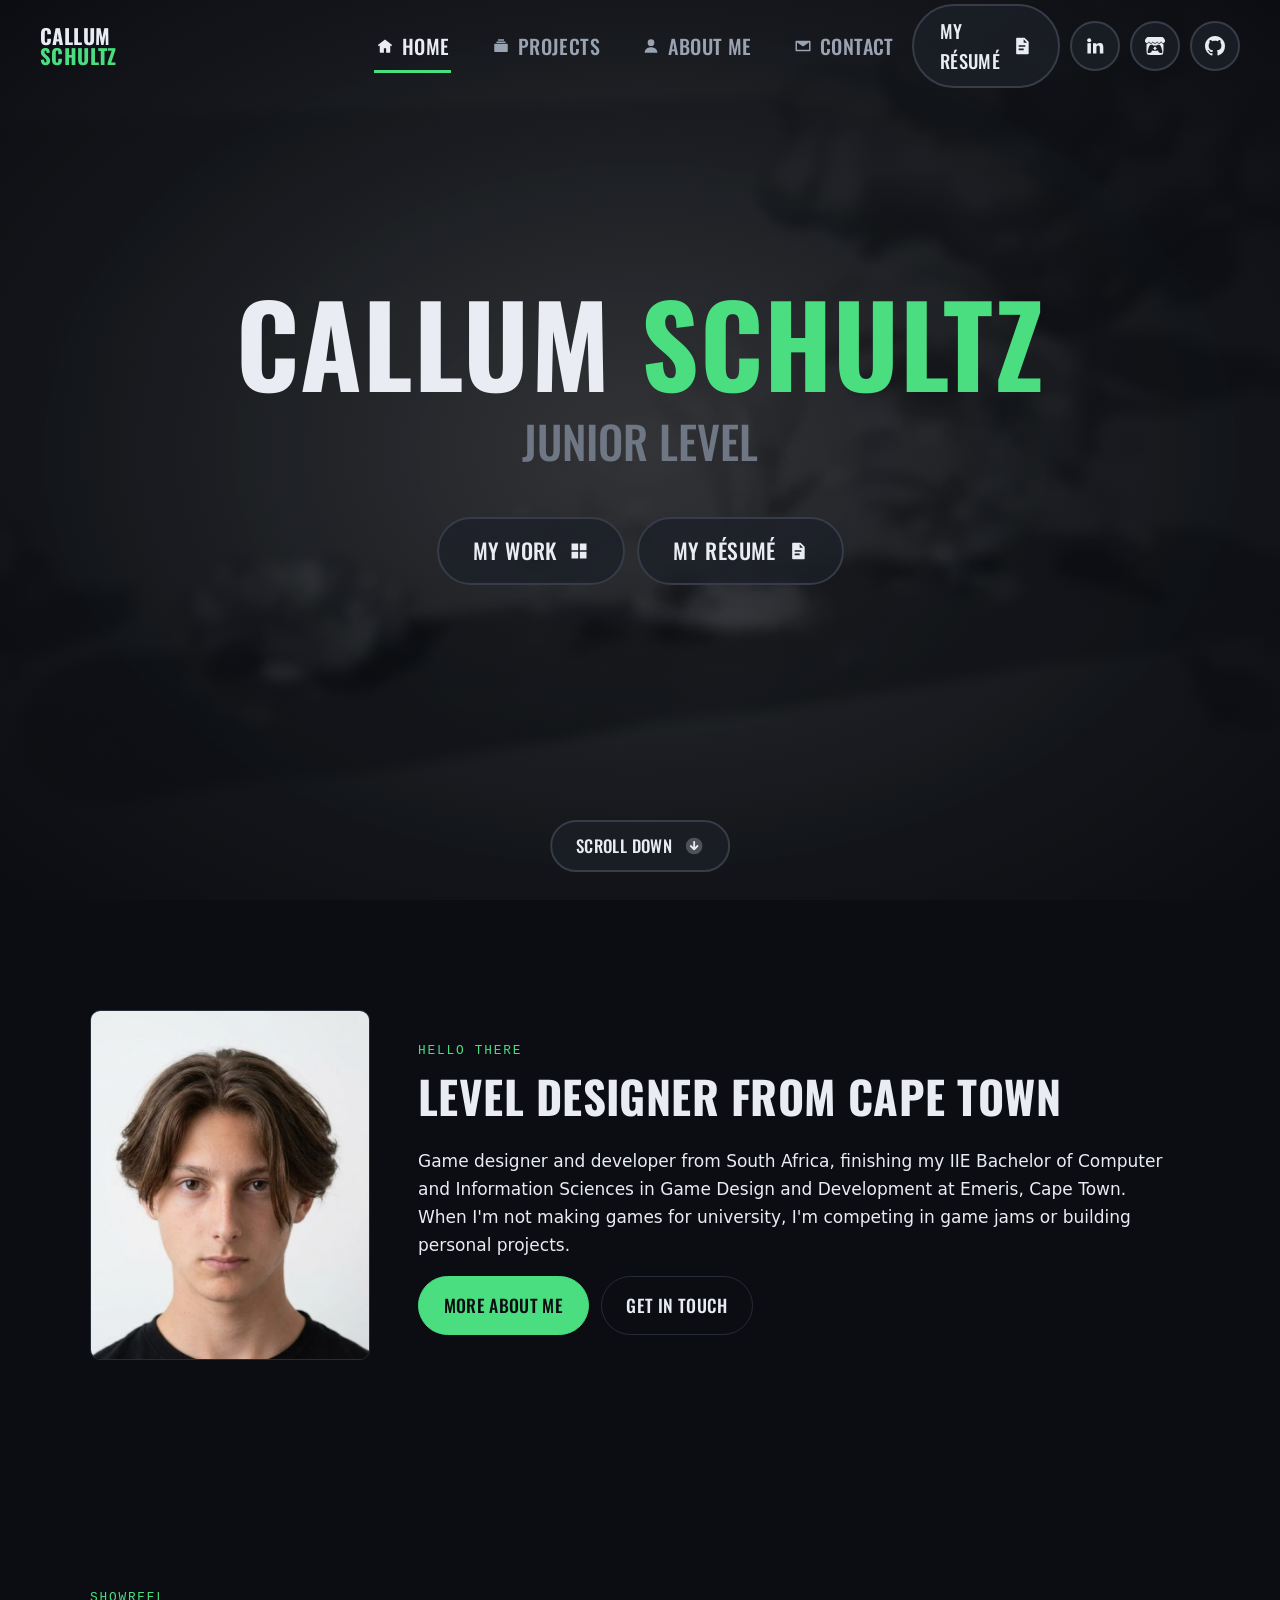
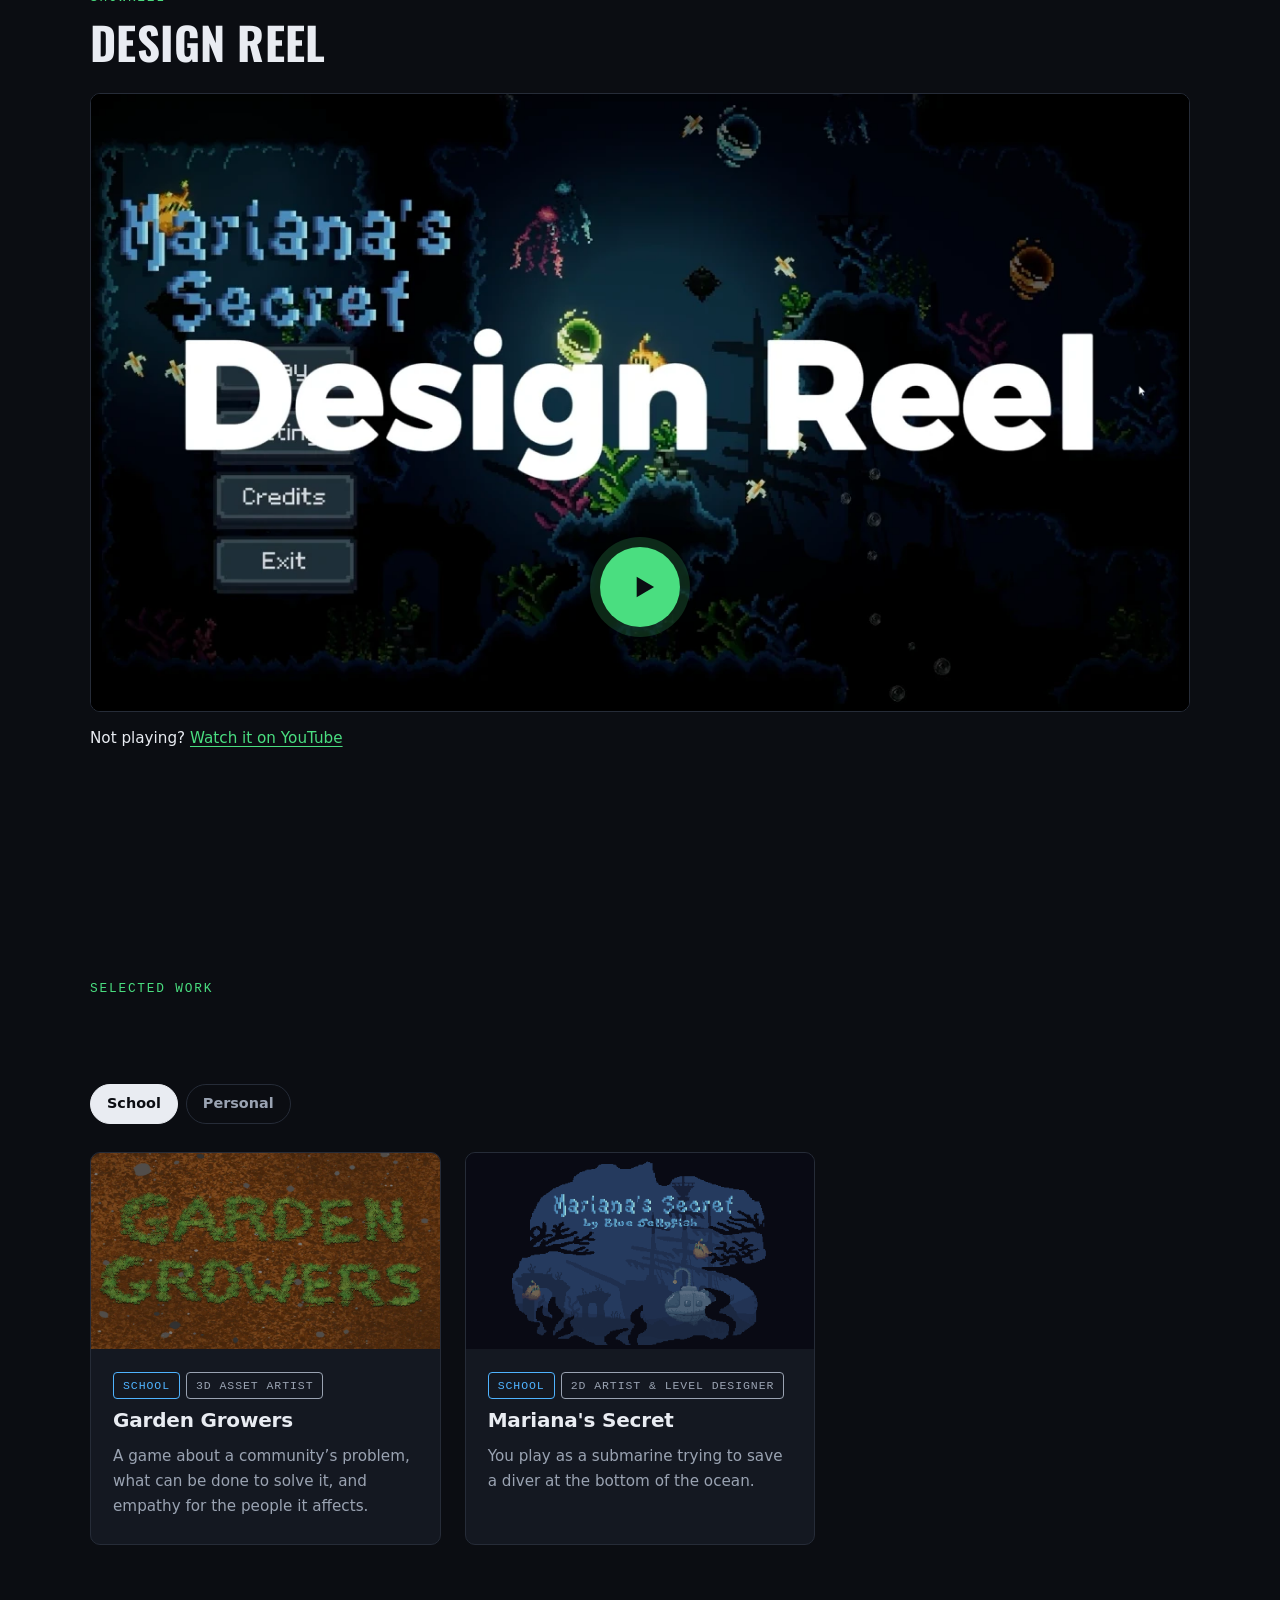
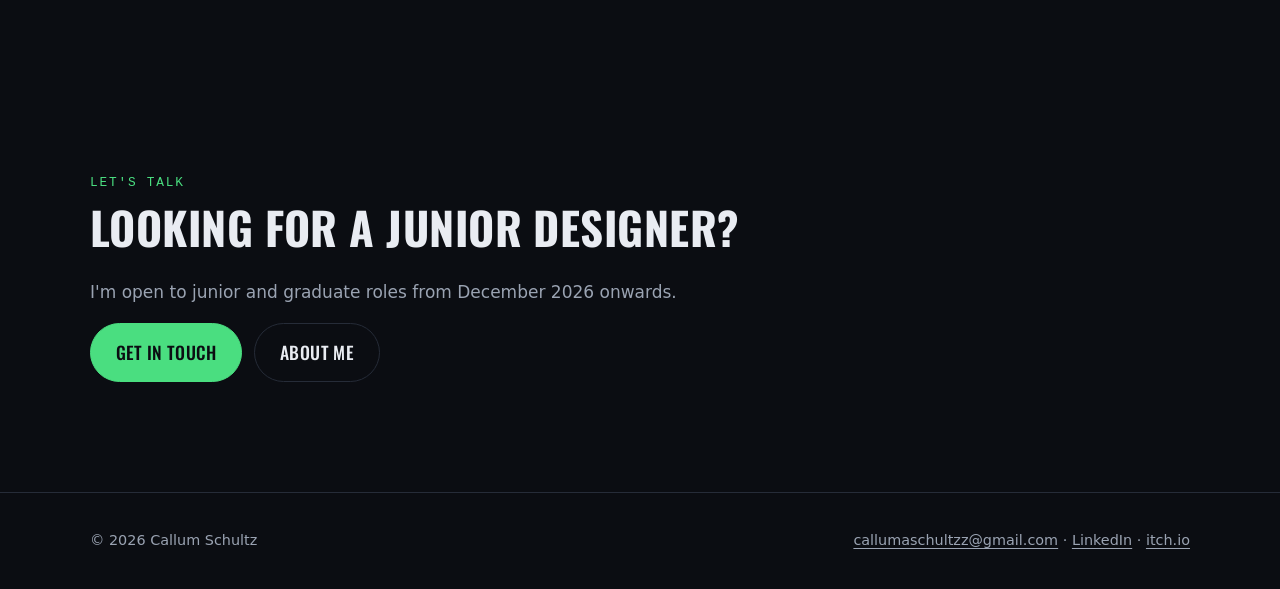
<file: index.html>
<!doctype html>
<html lang="en">
<head>
  <meta charset="utf-8">
  <meta name="viewport" content="width=device-width, initial-scale=1">
  <title>Callum Schultz – Junior Level Designer</title>
  <meta name="description" content="Game design portfolio of Callum Schultz, a game design graduate from Vega School, Cape Town.">
  <script>document.documentElement.classList.add('js')</script>
  <link rel="stylesheet" href="css/style.css">
</head>
<body class="has-hero">
  <div class="page-bg" aria-hidden="true">
    <!-- Background: Garden Growers asset line-up, greyscale + blurred in the file, shown darkened behind the page. -->
    <img src="assets/img/hero-1920.webp" srcset="assets/img/hero-1280.webp 1280w, assets/img/hero-1920.webp 1920w"
         sizes="100vw" width="1920" height="1080" alt="" fetchpriority="high">
  </div>
  <a class="skip-link" href="#main">Skip to content</a>

  <header class="site-header">
    <div class="header-inner">
      <a class="brand" href="index.html" aria-label="Callum Schultz – home">
        <span class="brand__name"><span>Callum</span><span>Schultz</span></span>
      </a>
      <button class="nav-toggle" aria-expanded="false" aria-controls="site-nav">Menu</button>
      <nav id="site-nav" class="site-nav" aria-label="Main">
        <ul>
          <li><a href="index.html" aria-current="page"><svg viewBox="0 0 24 24" aria-hidden="true"><path fill="currentColor" d="M12 3.2 2.5 10.6l1.2 1.6L5 11.2V20a1 1 0 0 0 1 1h4.5v-6h3v6H18a1 1 0 0 0 1-1v-8.8l1.3 1 1.2-1.6z"/></svg><span>Home</span></a></li>
          <li><a href="index.html#work"><svg viewBox="0 0 24 24" aria-hidden="true"><path fill="currentColor" d="M4 9h16a1 1 0 0 1 1 1v9a1 1 0 0 1-1 1H4a1 1 0 0 1-1-1v-9a1 1 0 0 1 1-1zm2-3h12v2H6zm2-3h8v2H8z"/></svg><span>Projects</span></a></li>
          <li><a href="about.html"><svg viewBox="0 0 24 24" aria-hidden="true"><circle cx="12" cy="7.5" r="4.5" fill="currentColor"/><path fill="currentColor" d="M3.5 21c0-4.7 3.8-7.5 8.5-7.5s8.5 2.8 8.5 7.5z"/></svg><span>About me</span></a></li>
          <li><a href="contact.html"><svg viewBox="0 0 24 24" aria-hidden="true"><path fill="currentColor" d="M3 5h18a1 1 0 0 1 1 1v12a1 1 0 0 1-1 1H3a1 1 0 0 1-1-1V6a1 1 0 0 1 1-1zm1 2.3V17h16V7.3l-8 5.4z"/></svg><span>Contact</span></a></li>
        </ul>
        <div class="header-actions">
          <a class="pill" href="assets/resume/resume.pdf" download="Callum-Schultz-Resume.pdf"><span>My résumé</span><svg viewBox="0 0 24 24" aria-hidden="true"><path fill="currentColor" d="M6 2h9l5 5v14a1 1 0 0 1-1 1H6a1 1 0 0 1-1-1V3a1 1 0 0 1 1-1zm2 9v2h8v-2zm0 4v2h6v-2zm6-11v4h4z"/></svg></a>
          <a class="icon-btn" href="https://www.linkedin.com/in/callum-schultz-7b737137b/" rel="noopener" aria-label="LinkedIn"><svg viewBox="0 0 24 24" aria-hidden="true"><circle cx="5" cy="5" r="2.4" fill="currentColor"/><rect x="2.9" y="8.6" width="4.2" height="12.4" fill="currentColor"/><path fill="currentColor" d="M9.6 8.6h4v1.8c.6-1.1 2-2.1 4.1-2.1 3.6 0 4.3 2.3 4.3 5.4V21h-4.2v-6.3c0-1.5 0-3.3-2-3.3s-2.1 1.5-2.1 3.2V21H9.6z"/></svg></a>
          <a class="icon-btn" href="https://callum-schultz.itch.io/" rel="noopener" aria-label="itch.io"><svg viewBox="0 0 24 24" aria-hidden="true"><path fill="currentColor" d="M3.13 1.338C2.08 1.96.02 4.328 0 4.95v1.03c0 1.303 1.22 2.45 2.325 2.45 1.33 0 2.436-1.102 2.436-2.41 0 1.308 1.07 2.41 2.4 2.41 1.328 0 2.362-1.102 2.362-2.41 0 1.308 1.137 2.41 2.466 2.41h.024c1.33 0 2.466-1.102 2.466-2.41 0 1.308 1.034 2.41 2.363 2.41 1.33 0 2.4-1.102 2.4-2.41 0 1.308 1.106 2.41 2.435 2.41C22.78 8.43 24 7.282 24 5.98V4.95c-.02-.62-2.082-2.99-3.13-3.612-3.253-.114-5.508-.134-8.87-.133-3.362 0-7.945.053-8.87.133zm6.376 6.477a2.74 2.74 0 0 1-.468.602c-.5.49-1.19.795-1.947.795a2.786 2.786 0 0 1-1.95-.795c-.182-.178-.32-.37-.446-.59-.127.222-.303.412-.486.59a2.788 2.788 0 0 1-1.95.795c-.092 0-.187-.025-.264-.052-.107 1.113-.152 2.176-.168 2.95v.005l-.006 1.167c.02 2.334-.23 7.564 1.03 8.85 1.952.454 5.545.662 9.15.663 3.605 0 7.198-.21 9.15-.664 1.26-1.284 1.01-6.514 1.03-8.848l-.006-1.167v-.004c-.016-.775-.06-1.838-.168-2.95-.077.026-.172.052-.263.052a2.788 2.788 0 0 1-1.95-.795c-.184-.178-.36-.368-.486-.59-.127.22-.265.412-.447.59a2.786 2.786 0 0 1-1.95.794c-.76 0-1.446-.303-1.948-.793a2.74 2.74 0 0 1-.468-.602 2.738 2.738 0 0 1-.463.602 2.787 2.787 0 0 1-1.95.794h-.16a2.787 2.787 0 0 1-1.95-.793 2.738 2.738 0 0 1-.464-.602zm-2.004 2.59v.002c.795.002 1.5 0 2.373.953.687-.072 1.406-.108 2.125-.107.72 0 1.438.035 2.125.107.873-.953 1.578-.95 2.372-.953.376 0 1.876 0 2.92 2.934l1.123 4.028c.832 2.995-.266 3.068-1.636 3.07-2.03-.075-3.156-1.55-3.156-3.025-1.124.184-2.436.276-3.748.277-1.312 0-2.624-.093-3.748-.277 0 1.475-1.125 2.95-3.156 3.026-1.37-.004-2.468-.077-1.636-3.072l1.122-4.027c1.045-2.934 2.545-2.934 2.92-2.934zM12 12.714c-.002.002-2.14 1.964-2.523 2.662l1.4-.056v1.22c0 .056.56.033 1.123.007.562.026 1.124.05 1.124-.008v-1.22l1.4.055C14.138 14.677 12 12.713 12 12.713z"/></svg></a>
          <a class="icon-btn" href="https://github.com/Callumschultz" rel="noopener" aria-label="GitHub"><svg viewBox="0 0 16 16" aria-hidden="true"><path fill="currentColor" d="M8 0C3.58 0 0 3.58 0 8c0 3.54 2.29 6.53 5.47 7.59.4.07.55-.17.55-.38 0-.19-.01-.82-.01-1.49-2.01.37-2.53-.49-2.69-.94-.09-.23-.48-.94-.82-1.13-.28-.15-.68-.52-.01-.53.63-.01 1.08.58 1.23.82.72 1.21 1.87.87 2.33.66.07-.52.28-.87.51-1.07-1.78-.2-3.64-.89-3.64-3.95 0-.87.31-1.59.82-2.15-.08-.2-.36-1.02.08-2.12 0 0 .67-.21 2.2.82.64-.18 1.32-.27 2-.27.68 0 1.36.09 2 .27 1.53-1.04 2.2-.82 2.2-.82.44 1.1.16 1.92.08 2.12.51.56.82 1.27.82 2.15 0 3.07-1.87 3.75-3.65 3.95.29.25.54.73.54 1.48 0 1.07-.01 1.93-.01 2.2 0 .21.15.46.55.38A8.013 8.013 0 0016 8c0-4.42-3.58-8-8-8z"/></svg></a>
        </div>
      </nav>
    </div>
  </header>

  <main id="main">
    <!-- HERO: full-screen intro – name, role, work + résumé buttons -->
    <section class="hero" aria-label="Introduction">

      <div class="hero__content">
        <h1 class="hero__name"><span class="word">Callum</span> <span class="word accent">Schultz</span></h1>
        <p class="hero__role"><span class="sr-only">Junior Level Designer</span><span class="typewriter" data-typewriter aria-hidden="true">Junior Level Designer</span></p>
        <div class="btn-row btn-row--center">
          <a class="pill pill--lg" href="#work"><span>My work</span><svg viewBox="0 0 24 24" aria-hidden="true"><path fill="currentColor" d="M3 3h8v8H3zm10 0h8v8h-8zM3 13h8v8H3zm10 0h8v8h-8z"/></svg></a>
          <a class="pill pill--lg" href="assets/resume/resume.pdf" download="Callum-Schultz-Resume.pdf"><span>My résumé</span><svg viewBox="0 0 24 24" aria-hidden="true"><path fill="currentColor" d="M6 2h9l5 5v14a1 1 0 0 1-1 1H6a1 1 0 0 1-1-1V3a1 1 0 0 1 1-1zm2 9v2h8v-2zm0 4v2h6v-2zm6-11v4h4z"/></svg></a>
        </div>
      </div>

      <a class="pill hero__scroll" href="#intro"><span>Scroll down</span><svg viewBox="0 0 24 24" aria-hidden="true"><circle cx="12" cy="12" r="10" fill="currentColor" opacity=".25"/><path d="M12 7v9m-4-4 4 4 4-4" fill="none" stroke="currentColor" stroke-width="2.2" stroke-linecap="round" stroke-linejoin="round"/></svg></a>
    </section>

    <!-- SHORT INTRO -->
    <section class="section" id="intro">
      <div class="container intro">
        <img class="portrait" src="assets/img/portrait.webp" width="640" height="800" alt="Portrait of Callum Schultz" loading="lazy">
        <div class="prose">
          <span class="eyebrow">Hello there</span>
          <h2>Level designer from Cape Town</h2>
          <p>Game designer and developer from South Africa, finishing my IIE Bachelor of Computer and Information Sciences in Game Design and Development at Emeris, Cape Town. When I'm not making games for university, I'm competing in game jams or building personal projects.</p>
          <div class="btn-row">
            <a class="btn" href="about.html">More about me</a>
            <a class="btn btn--ghost" href="contact.html">Get in touch</a>
          </div>
        </div>
      </div>
    </section>

    <!-- SHOWREEL -->
    <section class="section" id="showreel">
      <div class="container">
        <span class="eyebrow">Showreel</span>
        <h2>Design reel</h2>
        <!-- YouTube reel, loaded only when clicked. The poster is a local image so it shows offline too. -->
        <div class="video-embed video-lite" data-youtube="tSjWyc_RSl4" data-title="Callum Schultz – design reel">
          <button class="video-lite__btn" type="button" aria-label="Play design reel">
            <img class="video-lite__poster" src="assets/img/reel-poster.webp" width="1195" height="672" alt="Design reel – title card over a Mariana’s Secret gameplay scene" loading="lazy">
            <span class="video-lite__play" aria-hidden="true"><svg viewBox="0 0 24 24"><path d="M8 5.5v13l11-6.5z" fill="currentColor"/></svg></span>
          </button>
        </div>
        <p class="video-link">Not playing? <a href="https://youtu.be/tSjWyc_RSl4" rel="noopener" target="_blank">Watch it on YouTube</a></p>
      </div>
    </section>

    <!-- FEATURED PROJECTS -->
    <section class="section" id="work">
      <div class="container">
        <span class="eyebrow">Selected work</span>
        <h2>Projects</h2>

        <div class="filters" role="group" aria-label="Filter projects">
          <button class="filter-btn" data-filter="school" aria-pressed="true">School</button>
          <button class="filter-btn" data-filter="personal" aria-pressed="false">Personal</button>
        </div>

        <div class="project-grid">
          <a class="project-card" href="projects/project-1.html" data-category="school">
            <img src="assets/img/project-1/thumb.webp" width="1280" height="720" alt="Garden Growers" loading="lazy">
            <div class="project-card__body">
              <span class="tag tag--school">School</span><span class="tag tag--role">3D Asset Artist</span>
              <h3>Garden Growers</h3>
              <p>A game about a community’s problem, what can be done to solve it, and empathy for the people it affects.</p>
            </div>
          </a>
          <a class="project-card" href="projects/project-2.html" data-category="school">
            <img src="assets/img/project-2/thumb.webp" width="1280" height="720" alt="Mariana's Secret" loading="lazy">
            <div class="project-card__body">
              <span class="tag tag--school">School</span><span class="tag tag--role">2D Artist &amp; Level Designer</span>
              <h3>Mariana's Secret</h3>
              <p>You play as a submarine trying to save a diver at the bottom of the ocean.</p>
            </div>
          </a>
          <a class="project-card" href="projects/project-3.html" data-category="personal">
            <img src="assets/img/project-3/thumb.webp" width="1280" height="720" alt="Coral Crossing" loading="lazy">
            <div class="project-card__body">
              <span class="tag tag--personal">Personal</span><span class="tag tag--role">Solo project</span>
              <h3>Coral Crossing</h3>
              <p>I wanted to make an underwater-themed, Crossy Road-style game.</p>
            </div>
          </a>
        </div>
      </div>
    </section>

    <section class="section">
      <div class="container">
        <span class="eyebrow">Let's talk</span>
        <h2>Looking for a junior designer?</h2>
        <p class="muted" style="max-width:60ch">I'm open to junior and graduate roles from December 2026 onwards.</p>
        <div class="btn-row">
          <a class="btn" href="contact.html">Get in touch</a>
          <a class="btn btn--ghost" href="about.html">About me</a>
        </div>
      </div>
    </section>
  </main>

  <footer class="site-footer">
    <div class="container">
      <span>© <span id="year">2026</span> Callum Schultz</span>
      <span><a href="mailto:callumaschultzz@gmail.com">callumaschultzz@gmail.com</a> · <a href="https://www.linkedin.com/in/callum-schultz-7b737137b/" rel="noopener">LinkedIn</a> · <a href="https://callum-schultz.itch.io/" rel="noopener">itch.io</a></span>
    </div>
  </footer>

  <script src="js/main.js"></script>
</body>
</html>
</file>
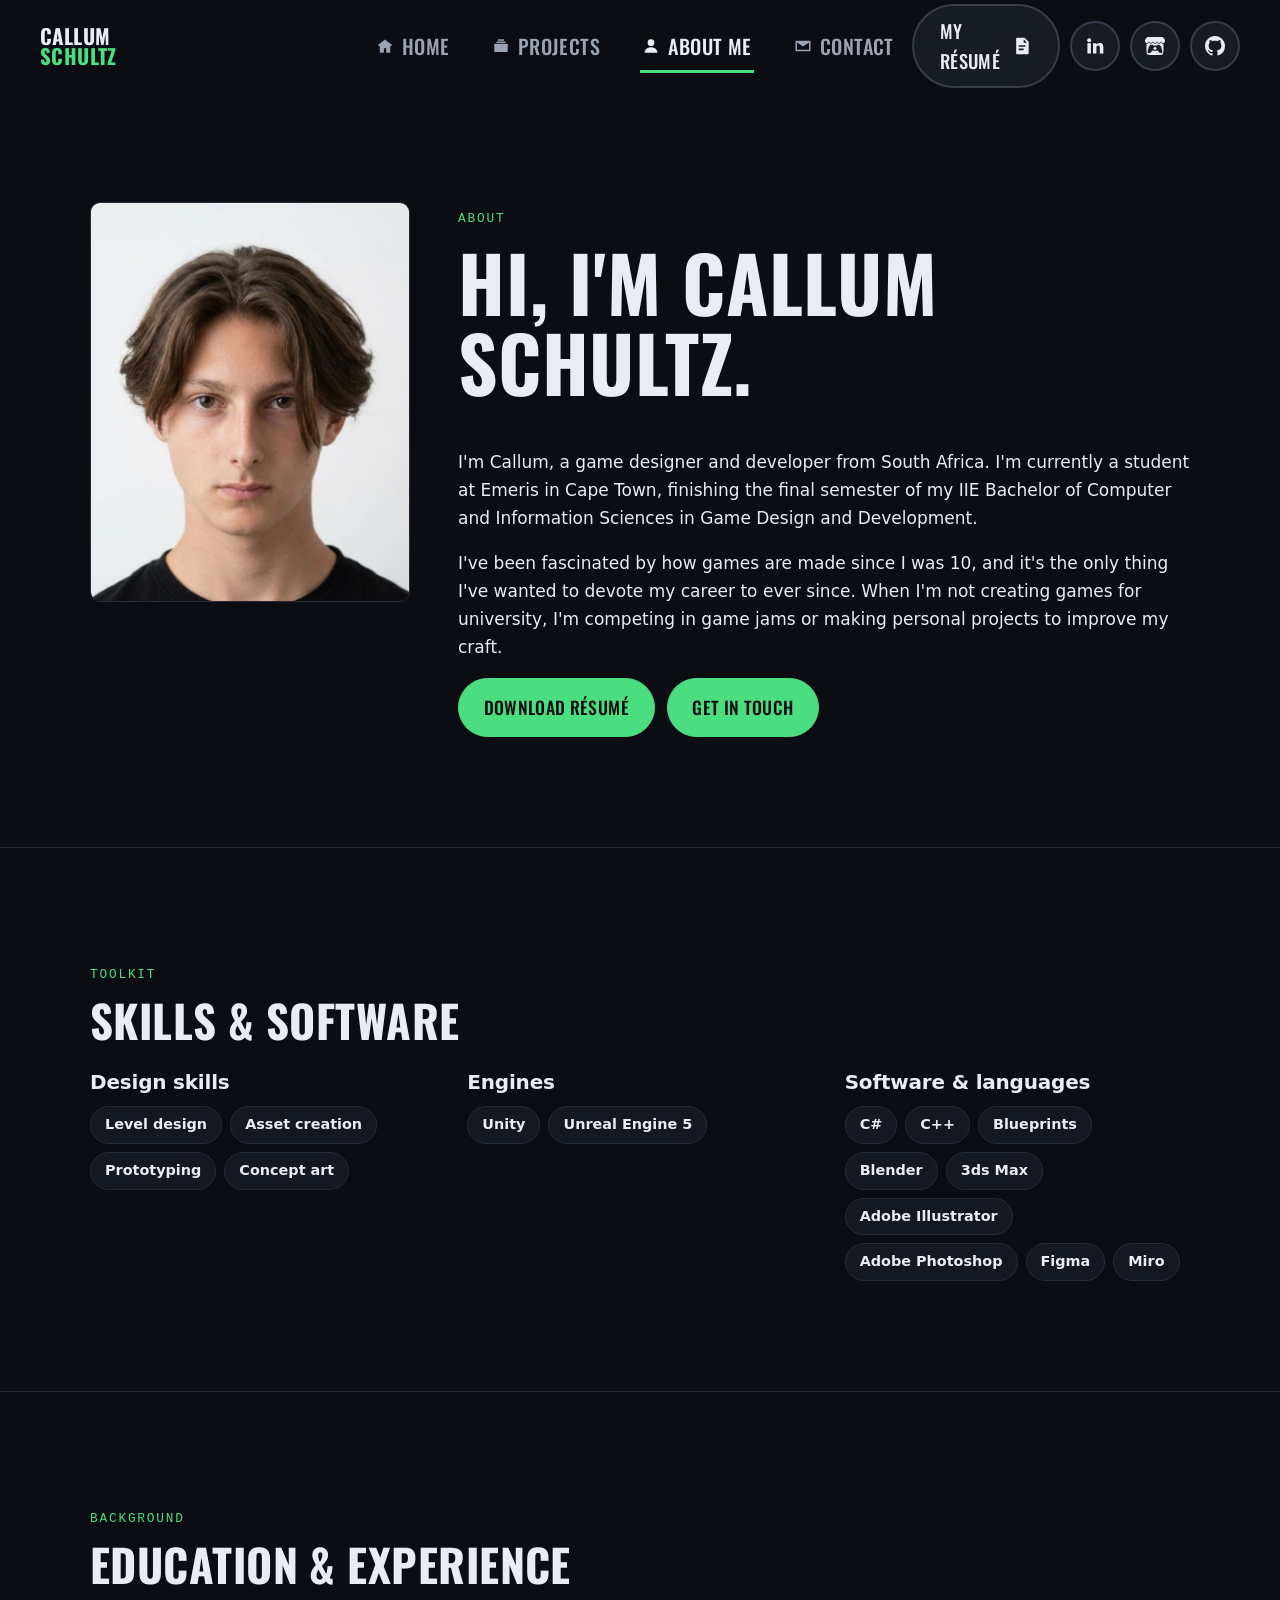
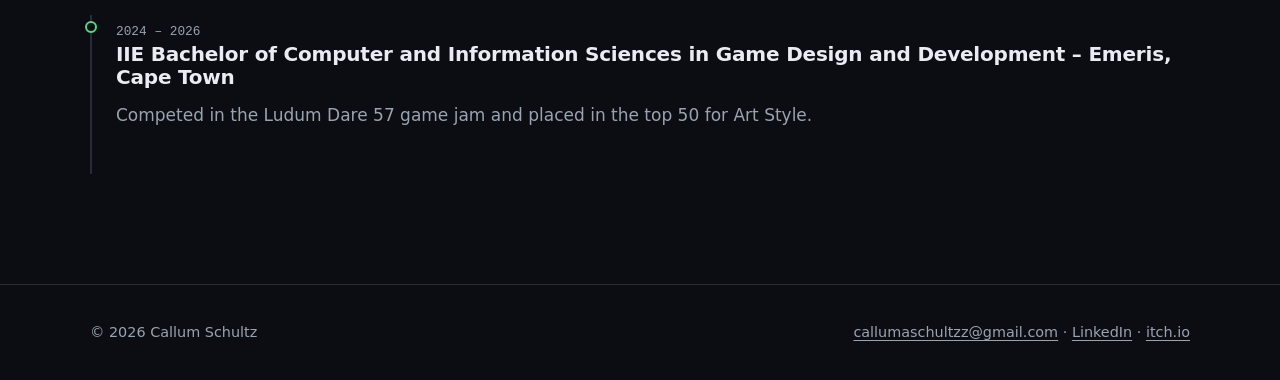
<file: about.html>
<!doctype html>
<html lang="en">
<head>
  <meta charset="utf-8">
  <meta name="viewport" content="width=device-width, initial-scale=1">
  <title>About – Callum Schultz</title>
  <meta name="description" content="About Callum Schultz: bio, skills, software and education.">
  <script>document.documentElement.classList.add('js')</script>
  <link rel="stylesheet" href="css/style.css">
</head>
<body>
  <a class="skip-link" href="#main">Skip to content</a>

  <header class="site-header">
    <div class="header-inner">
      <a class="brand" href="index.html" aria-label="Callum Schultz – home">
        <span class="brand__name"><span>Callum</span><span>Schultz</span></span>
      </a>
      <button class="nav-toggle" aria-expanded="false" aria-controls="site-nav">Menu</button>
      <nav id="site-nav" class="site-nav" aria-label="Main">
        <ul>
          <li><a href="index.html"><svg viewBox="0 0 24 24" aria-hidden="true"><path fill="currentColor" d="M12 3.2 2.5 10.6l1.2 1.6L5 11.2V20a1 1 0 0 0 1 1h4.5v-6h3v6H18a1 1 0 0 0 1-1v-8.8l1.3 1 1.2-1.6z"/></svg><span>Home</span></a></li>
          <li><a href="index.html#work"><svg viewBox="0 0 24 24" aria-hidden="true"><path fill="currentColor" d="M4 9h16a1 1 0 0 1 1 1v9a1 1 0 0 1-1 1H4a1 1 0 0 1-1-1v-9a1 1 0 0 1 1-1zm2-3h12v2H6zm2-3h8v2H8z"/></svg><span>Projects</span></a></li>
          <li><a href="about.html" aria-current="page"><svg viewBox="0 0 24 24" aria-hidden="true"><circle cx="12" cy="7.5" r="4.5" fill="currentColor"/><path fill="currentColor" d="M3.5 21c0-4.7 3.8-7.5 8.5-7.5s8.5 2.8 8.5 7.5z"/></svg><span>About me</span></a></li>
          <li><a href="contact.html"><svg viewBox="0 0 24 24" aria-hidden="true"><path fill="currentColor" d="M3 5h18a1 1 0 0 1 1 1v12a1 1 0 0 1-1 1H3a1 1 0 0 1-1-1V6a1 1 0 0 1 1-1zm1 2.3V17h16V7.3l-8 5.4z"/></svg><span>Contact</span></a></li>
        </ul>
        <div class="header-actions">
          <a class="pill" href="assets/resume/resume.pdf" download="Callum-Schultz-Resume.pdf"><span>My résumé</span><svg viewBox="0 0 24 24" aria-hidden="true"><path fill="currentColor" d="M6 2h9l5 5v14a1 1 0 0 1-1 1H6a1 1 0 0 1-1-1V3a1 1 0 0 1 1-1zm2 9v2h8v-2zm0 4v2h6v-2zm6-11v4h4z"/></svg></a>
          <a class="icon-btn" href="https://www.linkedin.com/in/callum-schultz-7b737137b/" rel="noopener" aria-label="LinkedIn"><svg viewBox="0 0 24 24" aria-hidden="true"><circle cx="5" cy="5" r="2.4" fill="currentColor"/><rect x="2.9" y="8.6" width="4.2" height="12.4" fill="currentColor"/><path fill="currentColor" d="M9.6 8.6h4v1.8c.6-1.1 2-2.1 4.1-2.1 3.6 0 4.3 2.3 4.3 5.4V21h-4.2v-6.3c0-1.5 0-3.3-2-3.3s-2.1 1.5-2.1 3.2V21H9.6z"/></svg></a>
          <a class="icon-btn" href="https://callum-schultz.itch.io/" rel="noopener" aria-label="itch.io"><svg viewBox="0 0 24 24" aria-hidden="true"><path fill="currentColor" d="M3.13 1.338C2.08 1.96.02 4.328 0 4.95v1.03c0 1.303 1.22 2.45 2.325 2.45 1.33 0 2.436-1.102 2.436-2.41 0 1.308 1.07 2.41 2.4 2.41 1.328 0 2.362-1.102 2.362-2.41 0 1.308 1.137 2.41 2.466 2.41h.024c1.33 0 2.466-1.102 2.466-2.41 0 1.308 1.034 2.41 2.363 2.41 1.33 0 2.4-1.102 2.4-2.41 0 1.308 1.106 2.41 2.435 2.41C22.78 8.43 24 7.282 24 5.98V4.95c-.02-.62-2.082-2.99-3.13-3.612-3.253-.114-5.508-.134-8.87-.133-3.362 0-7.945.053-8.87.133zm6.376 6.477a2.74 2.74 0 0 1-.468.602c-.5.49-1.19.795-1.947.795a2.786 2.786 0 0 1-1.95-.795c-.182-.178-.32-.37-.446-.59-.127.222-.303.412-.486.59a2.788 2.788 0 0 1-1.95.795c-.092 0-.187-.025-.264-.052-.107 1.113-.152 2.176-.168 2.95v.005l-.006 1.167c.02 2.334-.23 7.564 1.03 8.85 1.952.454 5.545.662 9.15.663 3.605 0 7.198-.21 9.15-.664 1.26-1.284 1.01-6.514 1.03-8.848l-.006-1.167v-.004c-.016-.775-.06-1.838-.168-2.95-.077.026-.172.052-.263.052a2.788 2.788 0 0 1-1.95-.795c-.184-.178-.36-.368-.486-.59-.127.22-.265.412-.447.59a2.786 2.786 0 0 1-1.95.794c-.76 0-1.446-.303-1.948-.793a2.74 2.74 0 0 1-.468-.602 2.738 2.738 0 0 1-.463.602 2.787 2.787 0 0 1-1.95.794h-.16a2.787 2.787 0 0 1-1.95-.793 2.738 2.738 0 0 1-.464-.602zm-2.004 2.59v.002c.795.002 1.5 0 2.373.953.687-.072 1.406-.108 2.125-.107.72 0 1.438.035 2.125.107.873-.953 1.578-.95 2.372-.953.376 0 1.876 0 2.92 2.934l1.123 4.028c.832 2.995-.266 3.068-1.636 3.07-2.03-.075-3.156-1.55-3.156-3.025-1.124.184-2.436.276-3.748.277-1.312 0-2.624-.093-3.748-.277 0 1.475-1.125 2.95-3.156 3.026-1.37-.004-2.468-.077-1.636-3.072l1.122-4.027c1.045-2.934 2.545-2.934 2.92-2.934zM12 12.714c-.002.002-2.14 1.964-2.523 2.662l1.4-.056v1.22c0 .056.56.033 1.123.007.562.026 1.124.05 1.124-.008v-1.22l1.4.055C14.138 14.677 12 12.713 12 12.713z"/></svg></a>
          <a class="icon-btn" href="https://github.com/Callumschultz" rel="noopener" aria-label="GitHub"><svg viewBox="0 0 16 16" aria-hidden="true"><path fill="currentColor" d="M8 0C3.58 0 0 3.58 0 8c0 3.54 2.29 6.53 5.47 7.59.4.07.55-.17.55-.38 0-.19-.01-.82-.01-1.49-2.01.37-2.53-.49-2.69-.94-.09-.23-.48-.94-.82-1.13-.28-.15-.68-.52-.01-.53.63-.01 1.08.58 1.23.82.72 1.21 1.87.87 2.33.66.07-.52.28-.87.51-1.07-1.78-.2-3.64-.89-3.64-3.95 0-.87.31-1.59.82-2.15-.08-.2-.36-1.02.08-2.12 0 0 .67-.21 2.2.82.64-.18 1.32-.27 2-.27.68 0 1.36.09 2 .27 1.53-1.04 2.2-.82 2.2-.82.44 1.1.16 1.92.08 2.12.51.56.82 1.27.82 2.15 0 3.07-1.87 3.75-3.65 3.95.29.25.54.73.54 1.48 0 1.07-.01 1.93-.01 2.2 0 .21.15.46.55.38A8.013 8.013 0 0016 8c0-4.42-3.58-8-8-8z"/></svg></a>
        </div>
      </nav>
    </div>
  </header>

  <main id="main">
    <section class="section">
      <div class="container about-grid">
        <div>
          <img class="portrait" src="assets/img/portrait.webp" width="640" height="800" alt="Portrait of Callum Schultz">
        </div>
        <div class="prose">
          <span class="eyebrow">About</span>
          <h1>Hi, I'm Callum Schultz.</h1>
          <p>I'm Callum, a game designer and developer from South Africa. I'm currently a student at Emeris in Cape Town, finishing the final semester of my IIE Bachelor of Computer and Information Sciences in Game Design and Development.</p>
          <p>I've been fascinated by how games are made since I was 10, and it's the only thing I've wanted to devote my career to ever since. When I'm not creating games for university, I'm competing in game jams or making personal projects to improve my craft.</p>
          <div class="btn-row">
            <a class="btn" href="assets/resume/resume.pdf" download="Callum-Schultz-Resume.pdf">Download résumé</a>
            <a class="btn" href="contact.html">Get in touch</a>
          </div>
        </div>
      </div>
    </section>

    <section class="section">
      <div class="container">
        <span class="eyebrow">Toolkit</span>
        <h2>Skills &amp; software</h2>
        <div class="skill-columns">
          <div>
            <h3>Design skills</h3>
            <ul class="chip-list">
              <li>Level design</li>
              <li>Asset creation</li>
              <li>Prototyping</li>
              <li>Concept art</li>
            </ul>
          </div>
          <div>
            <h3>Engines</h3>
            <ul class="chip-list">
              <li>Unity</li>
              <li>Unreal Engine 5</li>
            </ul>
          </div>
          <div>
            <h3>Software &amp; languages</h3>
            <ul class="chip-list">
              <li>C#</li>
              <li>C++</li>
              <li>Blueprints</li>
              <li>Blender</li>
              <li>3ds Max</li>
              <li>Adobe Illustrator</li>
              <li>Adobe Photoshop</li>
              <li>Figma</li>
              <li>Miro</li>
            </ul>
          </div>
        </div>
      </div>
    </section>

    <section class="section">
      <div class="container">
        <span class="eyebrow">Background</span>
        <h2>Education &amp; experience</h2>
        <ol class="timeline">
          <li>
            <span class="when">2024 – 2026</span>
            <h3>IIE Bachelor of Computer and Information Sciences in Game Design and Development – Emeris, Cape Town</h3>
            <p class="muted">Competed in the Ludum Dare 57 game jam and placed in the top 50 for Art Style.</p>
          </li>
        </ol>
      </div>
    </section>
  </main>

  <footer class="site-footer">
    <div class="container">
      <span>© <span id="year">2026</span> Callum Schultz</span>
      <span><a href="mailto:callumaschultzz@gmail.com">callumaschultzz@gmail.com</a> · <a href="https://www.linkedin.com/in/callum-schultz-7b737137b/" rel="noopener">LinkedIn</a> · <a href="https://callum-schultz.itch.io/" rel="noopener">itch.io</a></span>
    </div>
  </footer>

  <script src="js/main.js"></script>
</body>
</html>
</file>
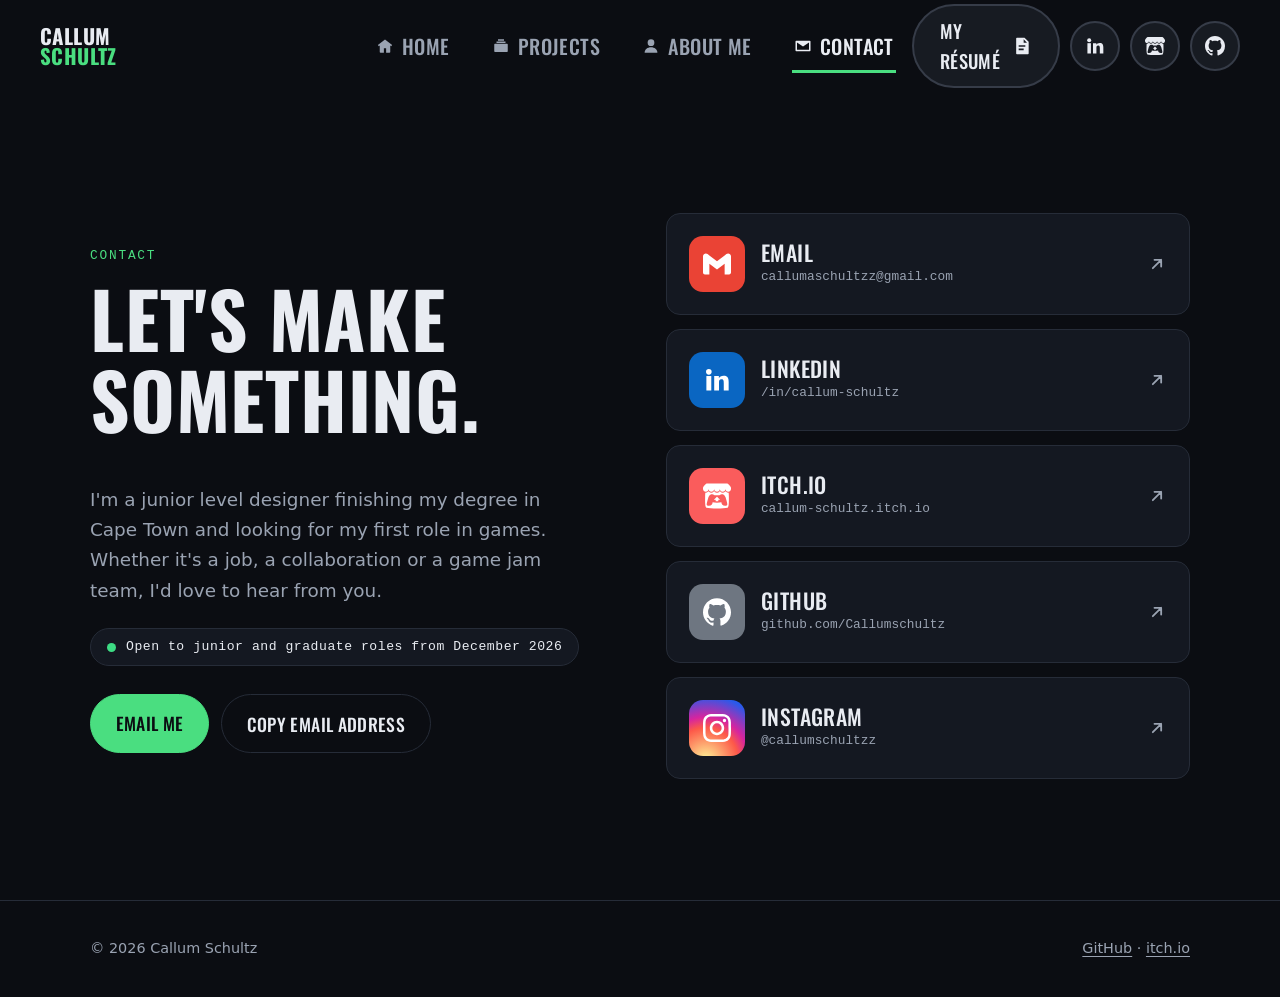
<file: contact.html>
<!doctype html>
<html lang="en">
<head>
  <meta charset="utf-8">
  <meta name="viewport" content="width=device-width, initial-scale=1">
  <title>Contact – Callum Schultz</title>
  <meta name="description" content="Contact Callum Schultz – email, LinkedIn, itch.io and more.">
  <script>document.documentElement.classList.add('js')</script>
  <link rel="stylesheet" href="css/style.css">
</head>
<body>
  <a class="skip-link" href="#main">Skip to content</a>

  <header class="site-header">
    <div class="header-inner">
      <a class="brand" href="index.html" aria-label="Callum Schultz – home">
        <span class="brand__name"><span>Callum</span><span>Schultz</span></span>
      </a>
      <button class="nav-toggle" aria-expanded="false" aria-controls="site-nav">Menu</button>
      <nav id="site-nav" class="site-nav" aria-label="Main">
        <ul>
          <li><a href="index.html"><svg viewBox="0 0 24 24" aria-hidden="true"><path fill="currentColor" d="M12 3.2 2.5 10.6l1.2 1.6L5 11.2V20a1 1 0 0 0 1 1h4.5v-6h3v6H18a1 1 0 0 0 1-1v-8.8l1.3 1 1.2-1.6z"/></svg><span>Home</span></a></li>
          <li><a href="index.html#work"><svg viewBox="0 0 24 24" aria-hidden="true"><path fill="currentColor" d="M4 9h16a1 1 0 0 1 1 1v9a1 1 0 0 1-1 1H4a1 1 0 0 1-1-1v-9a1 1 0 0 1 1-1zm2-3h12v2H6zm2-3h8v2H8z"/></svg><span>Projects</span></a></li>
          <li><a href="about.html"><svg viewBox="0 0 24 24" aria-hidden="true"><circle cx="12" cy="7.5" r="4.5" fill="currentColor"/><path fill="currentColor" d="M3.5 21c0-4.7 3.8-7.5 8.5-7.5s8.5 2.8 8.5 7.5z"/></svg><span>About me</span></a></li>
          <li><a href="contact.html" aria-current="page"><svg viewBox="0 0 24 24" aria-hidden="true"><path fill="currentColor" d="M3 5h18a1 1 0 0 1 1 1v12a1 1 0 0 1-1 1H3a1 1 0 0 1-1-1V6a1 1 0 0 1 1-1zm1 2.3V17h16V7.3l-8 5.4z"/></svg><span>Contact</span></a></li>
        </ul>
        <div class="header-actions">
          <a class="pill" href="assets/resume/resume.pdf" download="Callum-Schultz-Resume.pdf"><span>My résumé</span><svg viewBox="0 0 24 24" aria-hidden="true"><path fill="currentColor" d="M6 2h9l5 5v14a1 1 0 0 1-1 1H6a1 1 0 0 1-1-1V3a1 1 0 0 1 1-1zm2 9v2h8v-2zm0 4v2h6v-2zm6-11v4h4z"/></svg></a>
          <a class="icon-btn" href="https://www.linkedin.com/in/callum-schultz-7b737137b/" rel="noopener" aria-label="LinkedIn"><svg viewBox="0 0 24 24" aria-hidden="true"><circle cx="5" cy="5" r="2.4" fill="currentColor"/><rect x="2.9" y="8.6" width="4.2" height="12.4" fill="currentColor"/><path fill="currentColor" d="M9.6 8.6h4v1.8c.6-1.1 2-2.1 4.1-2.1 3.6 0 4.3 2.3 4.3 5.4V21h-4.2v-6.3c0-1.5 0-3.3-2-3.3s-2.1 1.5-2.1 3.2V21H9.6z"/></svg></a>
          <a class="icon-btn" href="https://callum-schultz.itch.io/" rel="noopener" aria-label="itch.io"><svg viewBox="0 0 24 24" aria-hidden="true"><path fill="currentColor" d="M3.13 1.338C2.08 1.96.02 4.328 0 4.95v1.03c0 1.303 1.22 2.45 2.325 2.45 1.33 0 2.436-1.102 2.436-2.41 0 1.308 1.07 2.41 2.4 2.41 1.328 0 2.362-1.102 2.362-2.41 0 1.308 1.137 2.41 2.466 2.41h.024c1.33 0 2.466-1.102 2.466-2.41 0 1.308 1.034 2.41 2.363 2.41 1.33 0 2.4-1.102 2.4-2.41 0 1.308 1.106 2.41 2.435 2.41C22.78 8.43 24 7.282 24 5.98V4.95c-.02-.62-2.082-2.99-3.13-3.612-3.253-.114-5.508-.134-8.87-.133-3.362 0-7.945.053-8.87.133zm6.376 6.477a2.74 2.74 0 0 1-.468.602c-.5.49-1.19.795-1.947.795a2.786 2.786 0 0 1-1.95-.795c-.182-.178-.32-.37-.446-.59-.127.222-.303.412-.486.59a2.788 2.788 0 0 1-1.95.795c-.092 0-.187-.025-.264-.052-.107 1.113-.152 2.176-.168 2.95v.005l-.006 1.167c.02 2.334-.23 7.564 1.03 8.85 1.952.454 5.545.662 9.15.663 3.605 0 7.198-.21 9.15-.664 1.26-1.284 1.01-6.514 1.03-8.848l-.006-1.167v-.004c-.016-.775-.06-1.838-.168-2.95-.077.026-.172.052-.263.052a2.788 2.788 0 0 1-1.95-.795c-.184-.178-.36-.368-.486-.59-.127.22-.265.412-.447.59a2.786 2.786 0 0 1-1.95.794c-.76 0-1.446-.303-1.948-.793a2.74 2.74 0 0 1-.468-.602 2.738 2.738 0 0 1-.463.602 2.787 2.787 0 0 1-1.95.794h-.16a2.787 2.787 0 0 1-1.95-.793 2.738 2.738 0 0 1-.464-.602zm-2.004 2.59v.002c.795.002 1.5 0 2.373.953.687-.072 1.406-.108 2.125-.107.72 0 1.438.035 2.125.107.873-.953 1.578-.95 2.372-.953.376 0 1.876 0 2.92 2.934l1.123 4.028c.832 2.995-.266 3.068-1.636 3.07-2.03-.075-3.156-1.55-3.156-3.025-1.124.184-2.436.276-3.748.277-1.312 0-2.624-.093-3.748-.277 0 1.475-1.125 2.95-3.156 3.026-1.37-.004-2.468-.077-1.636-3.072l1.122-4.027c1.045-2.934 2.545-2.934 2.92-2.934zM12 12.714c-.002.002-2.14 1.964-2.523 2.662l1.4-.056v1.22c0 .056.56.033 1.123.007.562.026 1.124.05 1.124-.008v-1.22l1.4.055C14.138 14.677 12 12.713 12 12.713z"/></svg></a>
          <a class="icon-btn" href="https://github.com/Callumschultz" rel="noopener" aria-label="GitHub"><svg viewBox="0 0 16 16" aria-hidden="true"><path fill="currentColor" d="M8 0C3.58 0 0 3.58 0 8c0 3.54 2.29 6.53 5.47 7.59.4.07.55-.17.55-.38 0-.19-.01-.82-.01-1.49-2.01.37-2.53-.49-2.69-.94-.09-.23-.48-.94-.82-1.13-.28-.15-.68-.52-.01-.53.63-.01 1.08.58 1.23.82.72 1.21 1.87.87 2.33.66.07-.52.28-.87.51-1.07-1.78-.2-3.64-.89-3.64-3.95 0-.87.31-1.59.82-2.15-.08-.2-.36-1.02.08-2.12 0 0 .67-.21 2.2.82.64-.18 1.32-.27 2-.27.68 0 1.36.09 2 .27 1.53-1.04 2.2-.82 2.2-.82.44 1.1.16 1.92.08 2.12.51.56.82 1.27.82 2.15 0 3.07-1.87 3.75-3.65 3.95.29.25.54.73.54 1.48 0 1.07-.01 1.93-.01 2.2 0 .21.15.46.55.38A8.013 8.013 0 0016 8c0-4.42-3.58-8-8-8z"/></svg></a>
        </div>
      </nav>
    </div>
  </header>

  <main id="main">
    <section class="section contact">
      <div class="container contact__grid">
        <div class="contact__intro">
          <span class="eyebrow">Contact</span>
          <h1>Let's make something.</h1>
          <p class="contact__lead">I'm a junior level designer finishing my degree in Cape Town and looking for my first role in games. Whether it's a job, a collaboration or a game jam team, I'd love to hear from you.</p>
          <p class="contact__status"><span class="status-dot" aria-hidden="true"></span>Open to junior and graduate roles from December 2026</p>
          <div class="btn-row">
            <a class="btn" href="mailto:callumaschultzz@gmail.com">Email me</a>
            <button class="btn btn--ghost" type="button" data-copy="callumaschultzz@gmail.com"><span data-copy-label>Copy email address</span></button>
          </div>
        </div>

        <!-- Professional handles only. Remove a card by deleting its <li>. -->
        <ul class="social-cards" aria-label="Where to find me">
          <li>
            <a class="social-card social-card--email" href="mailto:callumaschultzz@gmail.com">
              <span class="social-card__logo"><svg viewBox="0 0 24 24" aria-hidden="true"><path fill="currentColor" d="M24 5.457v13.909c0 .904-.732 1.636-1.636 1.636h-3.819V11.73L12 16.64l-6.545-4.91v9.273H1.636A1.636 1.636 0 0 1 0 19.366V5.457c0-2.023 2.309-3.178 3.927-1.964L5.455 4.64 12 9.548l6.545-4.91 1.528-1.145C21.69 2.28 24 3.434 24 5.457z"/></svg></span>
              <span class="social-card__text"><span class="social-card__name">Email</span><span class="social-card__handle">callumaschultzz@gmail.com</span></span>
              <svg class="social-card__arrow" viewBox="0 0 24 24" aria-hidden="true"><path d="M7 17 17 7M9 7h8v8" fill="none" stroke="currentColor" stroke-width="2.2" stroke-linecap="round" stroke-linejoin="round"/></svg>
            </a>
          </li>
          <li>
            <a class="social-card social-card--linkedin" href="https://www.linkedin.com/in/callum-schultz-7b737137b/" rel="noopener" target="_blank">
              <span class="social-card__logo"><svg viewBox="0 0 24 24" aria-hidden="true"><circle cx="5" cy="5" r="2.4" fill="currentColor"/><rect x="2.9" y="8.6" width="4.2" height="12.4" fill="currentColor"/><path fill="currentColor" d="M9.6 8.6h4v1.8c.6-1.1 2-2.1 4.1-2.1 3.6 0 4.3 2.3 4.3 5.4V21h-4.2v-6.3c0-1.5 0-3.3-2-3.3s-2.1 1.5-2.1 3.2V21H9.6z"/></svg></span>
              <span class="social-card__text"><span class="social-card__name">LinkedIn</span><span class="social-card__handle">/in/callum-schultz</span></span>
              <svg class="social-card__arrow" viewBox="0 0 24 24" aria-hidden="true"><path d="M7 17 17 7M9 7h8v8" fill="none" stroke="currentColor" stroke-width="2.2" stroke-linecap="round" stroke-linejoin="round"/></svg>
            </a>
          </li>
          <li>
            <a class="social-card social-card--itch" href="https://callum-schultz.itch.io/" rel="noopener" target="_blank">
              <span class="social-card__logo"><svg viewBox="0 0 24 24" aria-hidden="true"><path fill="currentColor" d="M3.13 1.338C2.08 1.96.02 4.328 0 4.95v1.03c0 1.303 1.22 2.45 2.325 2.45 1.33 0 2.436-1.102 2.436-2.41 0 1.308 1.07 2.41 2.4 2.41 1.328 0 2.362-1.102 2.362-2.41 0 1.308 1.137 2.41 2.466 2.41h.024c1.33 0 2.466-1.102 2.466-2.41 0 1.308 1.034 2.41 2.363 2.41 1.33 0 2.4-1.102 2.4-2.41 0 1.308 1.106 2.41 2.435 2.41C22.78 8.43 24 7.282 24 5.98V4.95c-.02-.62-2.082-2.99-3.13-3.612-3.253-.114-5.508-.134-8.87-.133-3.362 0-7.945.053-8.87.133zm6.376 6.477a2.74 2.74 0 0 1-.468.602c-.5.49-1.19.795-1.947.795a2.786 2.786 0 0 1-1.95-.795c-.182-.178-.32-.37-.446-.59-.127.222-.303.412-.486.59a2.788 2.788 0 0 1-1.95.795c-.092 0-.187-.025-.264-.052-.107 1.113-.152 2.176-.168 2.95v.005l-.006 1.167c.02 2.334-.23 7.564 1.03 8.85 1.952.454 5.545.662 9.15.663 3.605 0 7.198-.21 9.15-.664 1.26-1.284 1.01-6.514 1.03-8.848l-.006-1.167v-.004c-.016-.775-.06-1.838-.168-2.95-.077.026-.172.052-.263.052a2.788 2.788 0 0 1-1.95-.795c-.184-.178-.36-.368-.486-.59-.127.22-.265.412-.447.59a2.786 2.786 0 0 1-1.95.794c-.76 0-1.446-.303-1.948-.793a2.74 2.74 0 0 1-.468-.602 2.738 2.738 0 0 1-.463.602 2.787 2.787 0 0 1-1.95.794h-.16a2.787 2.787 0 0 1-1.95-.793 2.738 2.738 0 0 1-.464-.602zm-2.004 2.59v.002c.795.002 1.5 0 2.373.953.687-.072 1.406-.108 2.125-.107.72 0 1.438.035 2.125.107.873-.953 1.578-.95 2.372-.953.376 0 1.876 0 2.92 2.934l1.123 4.028c.832 2.995-.266 3.068-1.636 3.07-2.03-.075-3.156-1.55-3.156-3.025-1.124.184-2.436.276-3.748.277-1.312 0-2.624-.093-3.748-.277 0 1.475-1.125 2.95-3.156 3.026-1.37-.004-2.468-.077-1.636-3.072l1.122-4.027c1.045-2.934 2.545-2.934 2.92-2.934zM12 12.714c-.002.002-2.14 1.964-2.523 2.662l1.4-.056v1.22c0 .056.56.033 1.123.007.562.026 1.124.05 1.124-.008v-1.22l1.4.055C14.138 14.677 12 12.713 12 12.713z"/></svg></span>
              <span class="social-card__text"><span class="social-card__name">itch.io</span><span class="social-card__handle">callum-schultz.itch.io</span></span>
              <svg class="social-card__arrow" viewBox="0 0 24 24" aria-hidden="true"><path d="M7 17 17 7M9 7h8v8" fill="none" stroke="currentColor" stroke-width="2.2" stroke-linecap="round" stroke-linejoin="round"/></svg>
            </a>
          </li>
          <li>
            <a class="social-card social-card--github" href="https://github.com/Callumschultz" rel="noopener" target="_blank">
              <span class="social-card__logo"><svg viewBox="0 0 24 24" aria-hidden="true"><path fill="currentColor" d="M12 .297c-6.63 0-12 5.373-12 12 0 5.303 3.438 9.8 8.205 11.385.6.113.82-.258.82-.577 0-.285-.01-1.04-.015-2.04-3.338.724-4.042-1.61-4.042-1.61C4.422 18.07 3.633 17.7 3.633 17.7c-1.087-.744.084-.729.084-.729 1.205.084 1.838 1.236 1.838 1.236 1.07 1.835 2.809 1.305 3.495.998.108-.776.417-1.305.76-1.605-2.665-.3-5.466-1.332-5.466-5.93 0-1.31.465-2.38 1.235-3.22-.135-.303-.54-1.523.105-3.176 0 0 1.005-.322 3.3 1.23.96-.267 1.98-.399 3-.405 1.02.006 2.04.138 3 .405 2.28-1.552 3.285-1.23 3.285-1.23.645 1.653.24 2.873.12 3.176.765.84 1.23 1.91 1.23 3.22 0 4.61-2.805 5.625-5.475 5.92.42.36.81 1.096.81 2.22 0 1.606-.015 2.896-.015 3.286 0 .315.21.69.825.57C20.565 22.092 24 17.592 24 12.297c0-6.627-5.373-12-12-12"/></svg></span>
              <span class="social-card__text"><span class="social-card__name">GitHub</span><span class="social-card__handle">github.com/Callumschultz</span></span>
              <svg class="social-card__arrow" viewBox="0 0 24 24" aria-hidden="true"><path d="M7 17 17 7M9 7h8v8" fill="none" stroke="currentColor" stroke-width="2.2" stroke-linecap="round" stroke-linejoin="round"/></svg>
            </a>
          </li>
          <li>
            <a class="social-card social-card--instagram" href="https://www.instagram.com/callumschultzz/" rel="noopener" target="_blank">
              <span class="social-card__logo"><svg viewBox="0 0 24 24" aria-hidden="true"><path fill="currentColor" d="M7.0301.084c-1.2768.0602-2.1487.264-2.911.5634-.7888.3075-1.4575.72-2.1228 1.3877-.6652.6677-1.075 1.3368-1.3802 2.127-.2954.7638-.4956 1.6365-.552 2.914-.0564 1.2775-.0689 1.6882-.0626 4.947.0062 3.2586.0206 3.6671.0825 4.9473.061 1.2765.264 2.1482.5635 2.9107.308.7889.72 1.4573 1.388 2.1228.6679.6655 1.3365 1.0743 2.1285 1.38.7632.295 1.6361.4961 2.9134.552 1.2773.056 1.6884.069 4.9462.0627 3.2578-.0062 3.668-.0207 4.9478-.0814 1.28-.0607 2.147-.2652 2.9098-.5633.7889-.3086 1.4578-.72 2.1228-1.3881.665-.6682 1.0745-1.3378 1.3795-2.1284.2957-.7632.4966-1.636.552-2.9124.056-1.2809.0692-1.6898.063-4.948-.0063-3.2583-.021-3.6668-.0817-4.9465-.0607-1.2797-.264-2.1487-.5633-2.9117-.3084-.7889-.72-1.4568-1.3876-2.1228C21.2982 1.33 20.628.9208 19.8378.6165 19.074.321 18.2017.1197 16.9244.0645 15.6471.0093 15.236-.005 11.977.0014 8.718.0076 8.31.0215 7.0301.0839m.1402 21.6932c-1.17-.0509-1.8053-.2453-2.2287-.408-.5606-.216-.96-.4771-1.3819-.895-.422-.4178-.6811-.8186-.9-1.378-.1644-.4234-.3624-1.058-.4171-2.228-.0595-1.2645-.072-1.6442-.079-4.848-.007-3.2037.0053-3.583.0607-4.848.05-1.169.2456-1.805.408-2.2282.216-.5613.4762-.96.895-1.3816.4188-.4217.8184-.6814 1.3783-.9003.423-.1651 1.0575-.3614 2.227-.4171 1.2655-.06 1.6447-.072 4.848-.079 3.2033-.007 3.5835.005 4.8495.0608 1.169.0508 1.8053.2445 2.228.408.5608.216.96.4754 1.3816.895.4217.4194.6816.8176.9005 1.3787.1653.4217.3617 1.056.4169 2.2263.0602 1.2655.0739 1.645.0796 4.848.0058 3.203-.0055 3.5834-.061 4.848-.051 1.17-.245 1.8055-.408 2.2294-.216.5604-.4763.96-.8954 1.3814-.419.4215-.8181.6811-1.3783.9-.4224.1649-1.0577.3617-2.2262.4174-1.2656.0595-1.6448.072-4.8493.079-3.2045.007-3.5825-.006-4.848-.0608M16.953 5.5864A1.44 1.44 0 1 0 18.39 4.144a1.44 1.44 0 0 0-1.437 1.4424M5.8385 12.012c.0067 3.4032 2.7706 6.1557 6.173 6.1493 3.4026-.0065 6.157-2.7701 6.1506-6.1733-.0065-3.4032-2.771-6.1565-6.174-6.1498-3.403.0067-6.156 2.771-6.1496 6.1738M8 12.0077a4 4 0 1 1 4.008 3.9921A3.9996 3.9996 0 0 1 8 12.0077"/></svg></span>
              <span class="social-card__text"><span class="social-card__name">Instagram</span><span class="social-card__handle">@callumschultzz</span></span>
              <svg class="social-card__arrow" viewBox="0 0 24 24" aria-hidden="true"><path d="M7 17 17 7M9 7h8v8" fill="none" stroke="currentColor" stroke-width="2.2" stroke-linecap="round" stroke-linejoin="round"/></svg>
            </a>
          </li>
        </ul>
      </div>
    </section>
  </main>

  <footer class="site-footer">
    <div class="container">
      <span>© <span id="year">2026</span> Callum Schultz</span>
      <span><a href="https://github.com/Callumschultz" rel="noopener">GitHub</a> · <a href="https://callum-schultz.itch.io/" rel="noopener">itch.io</a></span>
    </div>
  </footer>

  <script src="js/main.js"></script>
</body>
</html>
</file>
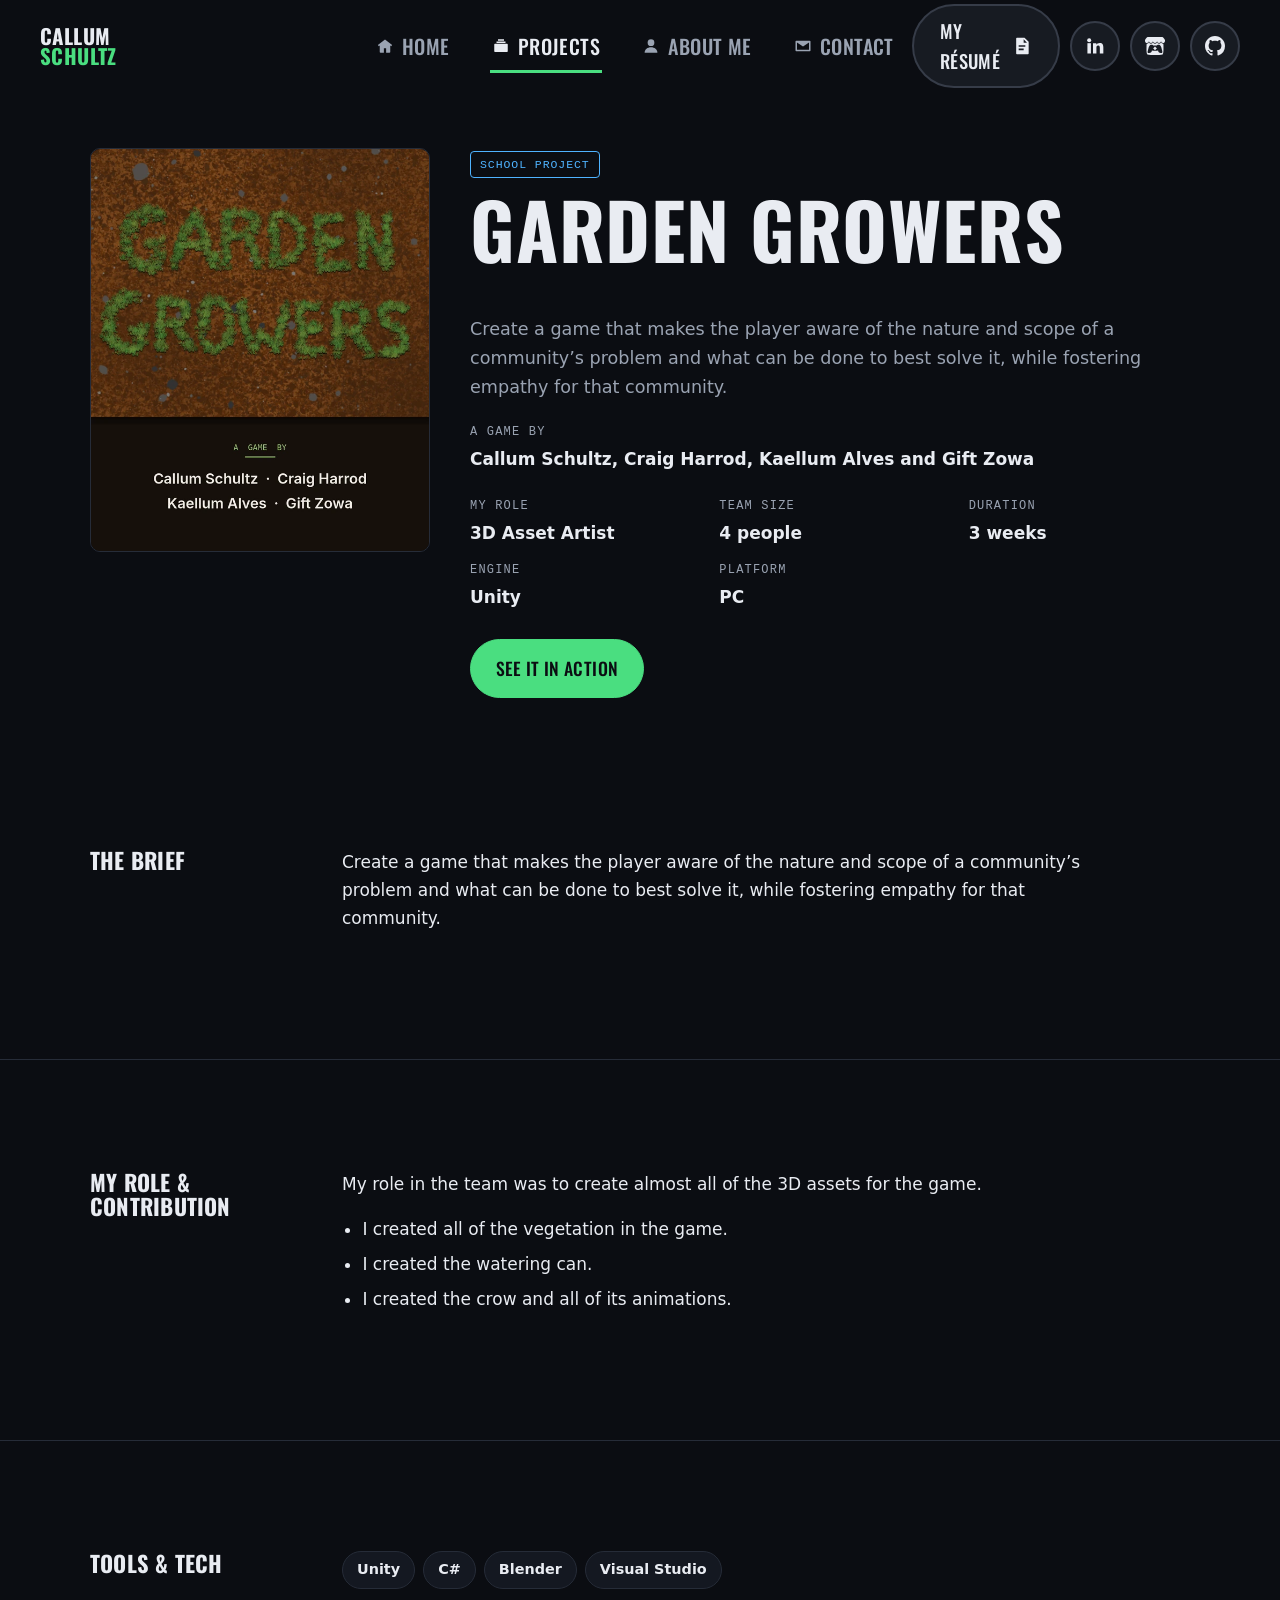
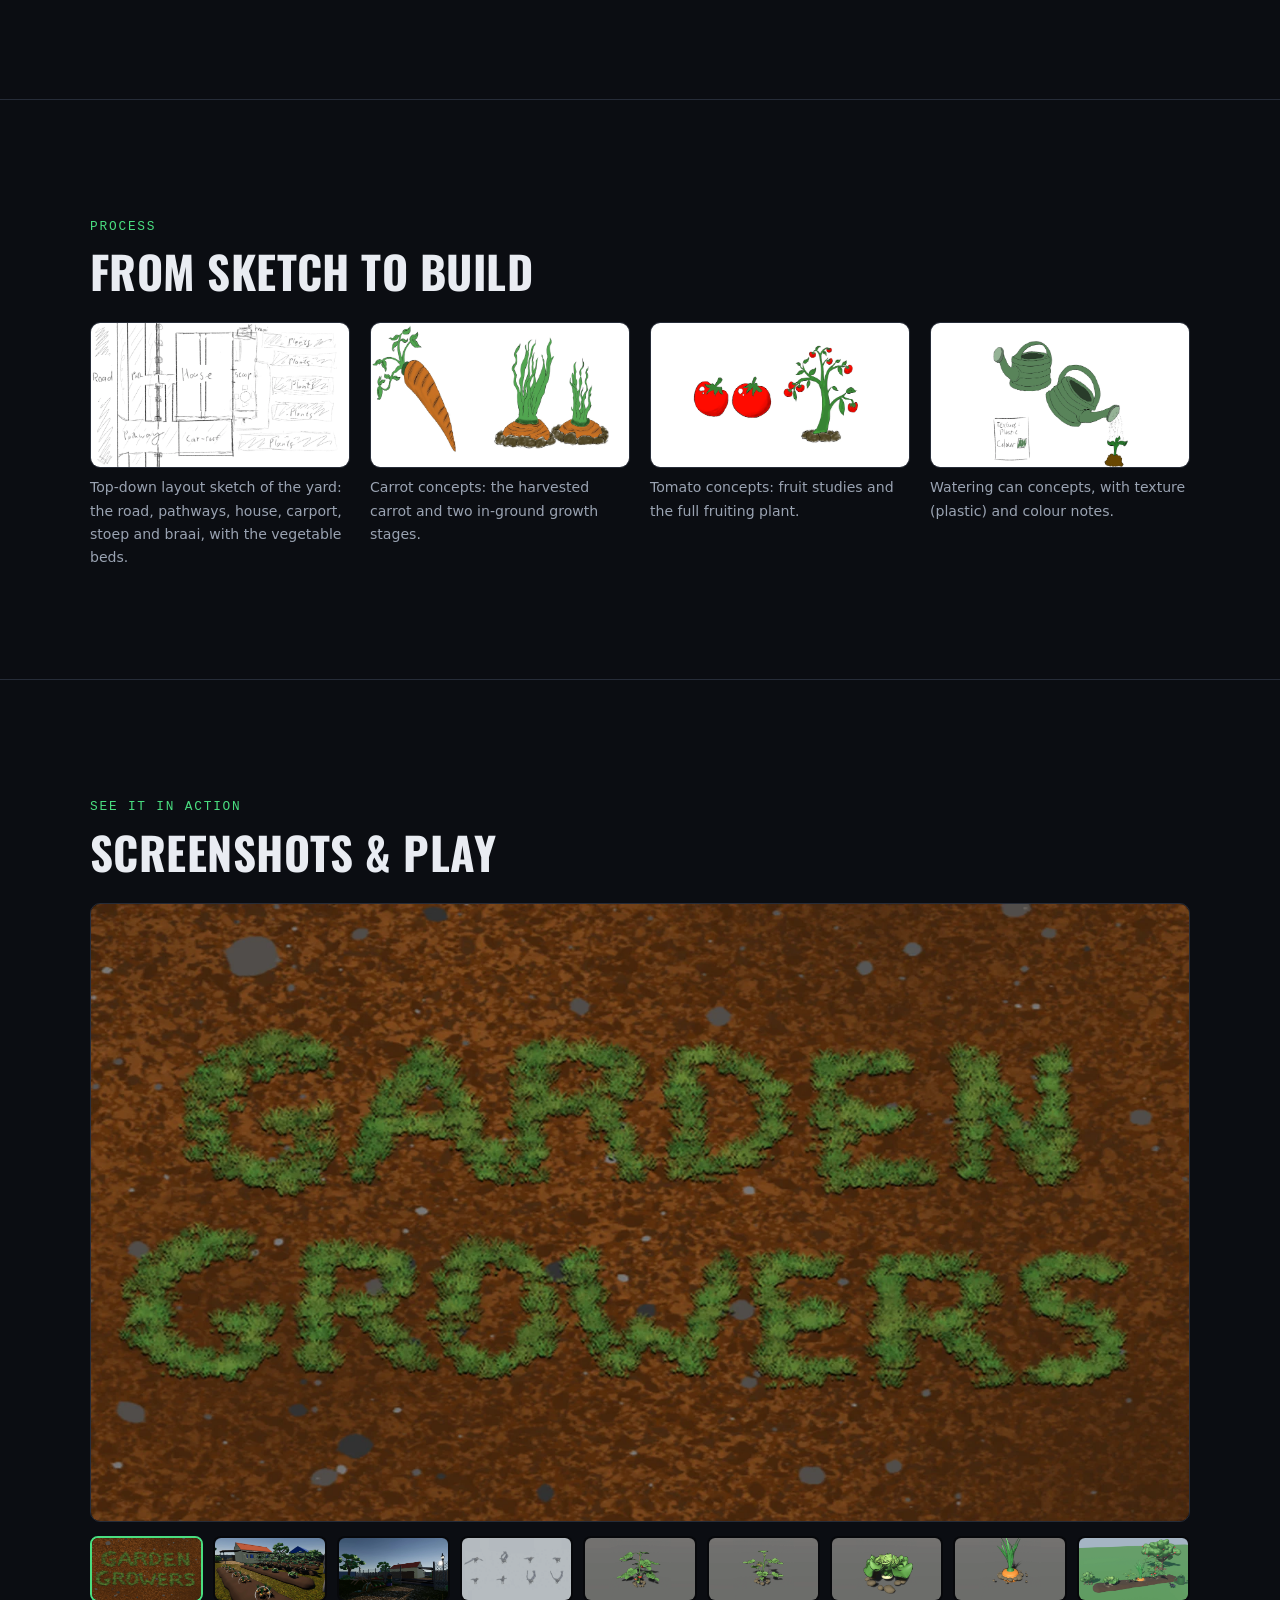
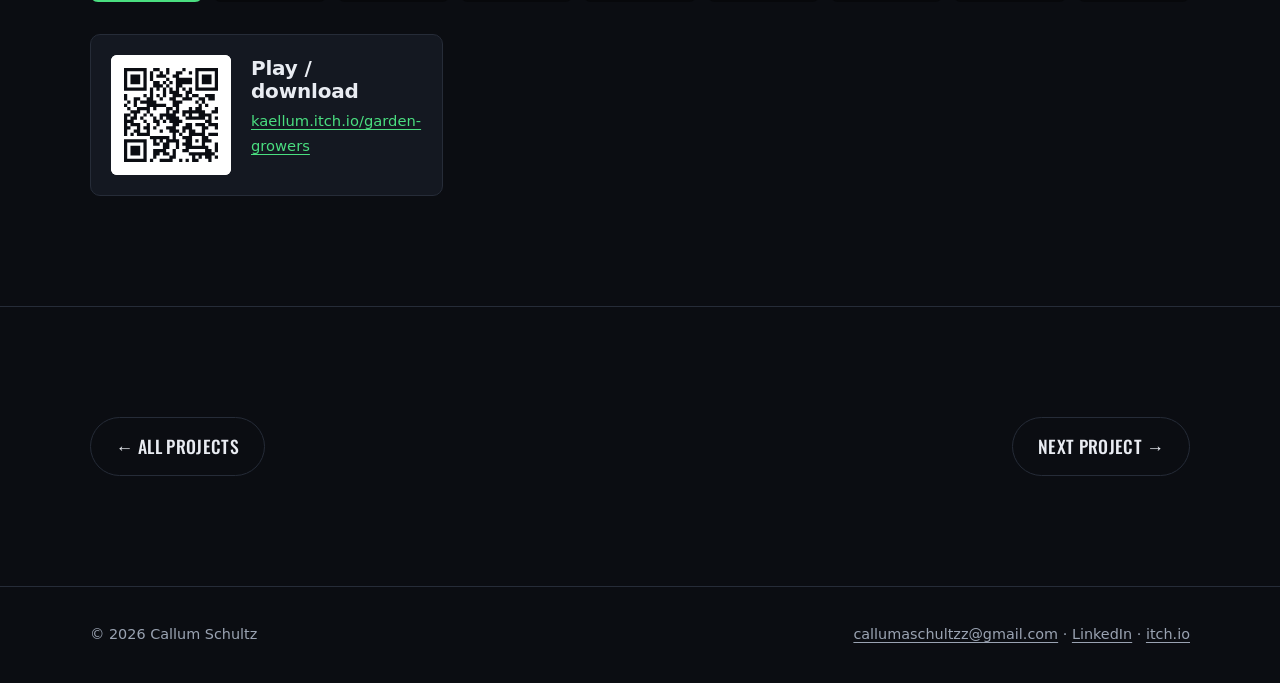
<file: projects/project-1.html>
<!doctype html>
<html lang="en">
<head>
  <meta charset="utf-8">
  <meta name="viewport" content="width=device-width, initial-scale=1">
  <title>Garden Growers – Callum Schultz</title>
  <meta name="description" content="Garden Growers: a 3-week team game in Unity about a community’s problem and how to solve it. 3D assets by Callum Schultz.">
  <script>document.documentElement.classList.add('js')</script>
  <link rel="stylesheet" href="../css/style.css">
</head>
<body>
  <a class="skip-link" href="#main">Skip to content</a>

  <header class="site-header">
    <div class="header-inner">
      <a class="brand" href="../index.html" aria-label="Callum Schultz – home">
        <span class="brand__name"><span>Callum</span><span>Schultz</span></span>
      </a>
      <button class="nav-toggle" aria-expanded="false" aria-controls="site-nav">Menu</button>
      <nav id="site-nav" class="site-nav" aria-label="Main">
        <ul>
          <li><a href="../index.html"><svg viewBox="0 0 24 24" aria-hidden="true"><path fill="currentColor" d="M12 3.2 2.5 10.6l1.2 1.6L5 11.2V20a1 1 0 0 0 1 1h4.5v-6h3v6H18a1 1 0 0 0 1-1v-8.8l1.3 1 1.2-1.6z"/></svg><span>Home</span></a></li>
          <li><a href="../index.html#work" aria-current="page"><svg viewBox="0 0 24 24" aria-hidden="true"><path fill="currentColor" d="M4 9h16a1 1 0 0 1 1 1v9a1 1 0 0 1-1 1H4a1 1 0 0 1-1-1v-9a1 1 0 0 1 1-1zm2-3h12v2H6zm2-3h8v2H8z"/></svg><span>Projects</span></a></li>
          <li><a href="../about.html"><svg viewBox="0 0 24 24" aria-hidden="true"><circle cx="12" cy="7.5" r="4.5" fill="currentColor"/><path fill="currentColor" d="M3.5 21c0-4.7 3.8-7.5 8.5-7.5s8.5 2.8 8.5 7.5z"/></svg><span>About me</span></a></li>
          <li><a href="../contact.html"><svg viewBox="0 0 24 24" aria-hidden="true"><path fill="currentColor" d="M3 5h18a1 1 0 0 1 1 1v12a1 1 0 0 1-1 1H3a1 1 0 0 1-1-1V6a1 1 0 0 1 1-1zm1 2.3V17h16V7.3l-8 5.4z"/></svg><span>Contact</span></a></li>
        </ul>
        <div class="header-actions">
          <a class="pill" href="../assets/resume/resume.pdf" download="Callum-Schultz-Resume.pdf"><span>My résumé</span><svg viewBox="0 0 24 24" aria-hidden="true"><path fill="currentColor" d="M6 2h9l5 5v14a1 1 0 0 1-1 1H6a1 1 0 0 1-1-1V3a1 1 0 0 1 1-1zm2 9v2h8v-2zm0 4v2h6v-2zm6-11v4h4z"/></svg></a>
          <a class="icon-btn" href="https://www.linkedin.com/in/callum-schultz-7b737137b/" rel="noopener" aria-label="LinkedIn"><svg viewBox="0 0 24 24" aria-hidden="true"><circle cx="5" cy="5" r="2.4" fill="currentColor"/><rect x="2.9" y="8.6" width="4.2" height="12.4" fill="currentColor"/><path fill="currentColor" d="M9.6 8.6h4v1.8c.6-1.1 2-2.1 4.1-2.1 3.6 0 4.3 2.3 4.3 5.4V21h-4.2v-6.3c0-1.5 0-3.3-2-3.3s-2.1 1.5-2.1 3.2V21H9.6z"/></svg></a>
          <a class="icon-btn" href="https://callum-schultz.itch.io/" rel="noopener" aria-label="itch.io"><svg viewBox="0 0 24 24" aria-hidden="true"><path fill="currentColor" d="M3.13 1.338C2.08 1.96.02 4.328 0 4.95v1.03c0 1.303 1.22 2.45 2.325 2.45 1.33 0 2.436-1.102 2.436-2.41 0 1.308 1.07 2.41 2.4 2.41 1.328 0 2.362-1.102 2.362-2.41 0 1.308 1.137 2.41 2.466 2.41h.024c1.33 0 2.466-1.102 2.466-2.41 0 1.308 1.034 2.41 2.363 2.41 1.33 0 2.4-1.102 2.4-2.41 0 1.308 1.106 2.41 2.435 2.41C22.78 8.43 24 7.282 24 5.98V4.95c-.02-.62-2.082-2.99-3.13-3.612-3.253-.114-5.508-.134-8.87-.133-3.362 0-7.945.053-8.87.133zm6.376 6.477a2.74 2.74 0 0 1-.468.602c-.5.49-1.19.795-1.947.795a2.786 2.786 0 0 1-1.95-.795c-.182-.178-.32-.37-.446-.59-.127.222-.303.412-.486.59a2.788 2.788 0 0 1-1.95.795c-.092 0-.187-.025-.264-.052-.107 1.113-.152 2.176-.168 2.95v.005l-.006 1.167c.02 2.334-.23 7.564 1.03 8.85 1.952.454 5.545.662 9.15.663 3.605 0 7.198-.21 9.15-.664 1.26-1.284 1.01-6.514 1.03-8.848l-.006-1.167v-.004c-.016-.775-.06-1.838-.168-2.95-.077.026-.172.052-.263.052a2.788 2.788 0 0 1-1.95-.795c-.184-.178-.36-.368-.486-.59-.127.22-.265.412-.447.59a2.786 2.786 0 0 1-1.95.794c-.76 0-1.446-.303-1.948-.793a2.74 2.74 0 0 1-.468-.602 2.738 2.738 0 0 1-.463.602 2.787 2.787 0 0 1-1.95.794h-.16a2.787 2.787 0 0 1-1.95-.793 2.738 2.738 0 0 1-.464-.602zm-2.004 2.59v.002c.795.002 1.5 0 2.373.953.687-.072 1.406-.108 2.125-.107.72 0 1.438.035 2.125.107.873-.953 1.578-.95 2.372-.953.376 0 1.876 0 2.92 2.934l1.123 4.028c.832 2.995-.266 3.068-1.636 3.07-2.03-.075-3.156-1.55-3.156-3.025-1.124.184-2.436.276-3.748.277-1.312 0-2.624-.093-3.748-.277 0 1.475-1.125 2.95-3.156 3.026-1.37-.004-2.468-.077-1.636-3.072l1.122-4.027c1.045-2.934 2.545-2.934 2.92-2.934zM12 12.714c-.002.002-2.14 1.964-2.523 2.662l1.4-.056v1.22c0 .056.56.033 1.123.007.562.026 1.124.05 1.124-.008v-1.22l1.4.055C14.138 14.677 12 12.713 12 12.713z"/></svg></a>
          <a class="icon-btn" href="https://github.com/Callumschultz" rel="noopener" aria-label="GitHub"><svg viewBox="0 0 16 16" aria-hidden="true"><path fill="currentColor" d="M8 0C3.58 0 0 3.58 0 8c0 3.54 2.29 6.53 5.47 7.59.4.07.55-.17.55-.38 0-.19-.01-.82-.01-1.49-2.01.37-2.53-.49-2.69-.94-.09-.23-.48-.94-.82-1.13-.28-.15-.68-.52-.01-.53.63-.01 1.08.58 1.23.82.72 1.21 1.87.87 2.33.66.07-.52.28-.87.51-1.07-1.78-.2-3.64-.89-3.64-3.95 0-.87.31-1.59.82-2.15-.08-.2-.36-1.02.08-2.12 0 0 .67-.21 2.2.82.64-.18 1.32-.27 2-.27.68 0 1.36.09 2 .27 1.53-1.04 2.2-.82 2.2-.82.44 1.1.16 1.92.08 2.12.51.56.82 1.27.82 2.15 0 3.07-1.87 3.75-3.65 3.95.29.25.54.73.54 1.48 0 1.07-.01 1.93-.01 2.2 0 .21.15.46.55.38A8.013 8.013 0 0016 8c0-4.42-3.58-8-8-8z"/></svg></a>
        </div>
      </nav>
    </div>
  </header>

  <!--
    Brief checklist – every item is mandatory:
    a. Poster (game name + everyone who worked on it)   → #poster
    b. Synopsis                                          → #synopsis
    c. Project brief                                     → #brief
    d. My role and contribution                          → #role
    e. Technologies / software / languages / engines     → #tools
    f. Process work                                      → #process
    g. Demo video URL / QR                               → #links (screenshot gallery for now – no video yet)
    h. Download URL / QR                                 → #links
  -->

  <main id="main">
    <section class="project-hero">
      <div class="container project-hero__grid">
        <!-- (a) Poster -->
        <div id="poster">
          <img class="poster" src="../assets/img/project-1/poster.webp" width="630" height="750"
               alt="Garden Growers poster: the title spelled out in grass on soil. A game by Callum Schultz, Craig Harrod, Kaellum Alves and Gift Zowa.">
        </div>

        <div>
          <span class="tag tag--school">School project</span>
          <h1>Garden Growers</h1>
          <!-- (b) Synopsis -->
          <p id="synopsis" class="hero__intro">Create a game that makes the player aware of the nature and scope of a community’s problem and what can be done to best solve it, while fostering empathy for that community.</p>
          <p class="credits"><span>A game by</span> Callum Schultz, Craig Harrod, Kaellum Alves and Gift Zowa</p>

          <dl class="facts">
            <div><dt>My role</dt><dd>3D Asset Artist</dd></div>
            <div><dt>Team size</dt><dd>4 people</dd></div>
            <div><dt>Duration</dt><dd>3 weeks</dd></div>
            <div><dt>Engine</dt><dd>Unity</dd></div>
            <div><dt>Platform</dt><dd>PC</dd></div>
          </dl>

          <div class="btn-row" style="margin-top:28px">
            <a class="btn" href="#links">See it in action</a>
          </div>
        </div>
      </div>
    </section>

    <!-- (c) Project brief -->
    <section class="section" id="brief">
      <div class="container case-block">
        <h2>The brief</h2>
        <div class="prose">
          <p>Create a game that makes the player aware of the nature and scope of a community’s problem and what can be done to best solve it, while fostering empathy for that community.</p>
        </div>
      </div>
    </section>

    <!-- (d) Role and contribution -->
    <section class="section" id="role">
      <div class="container case-block">
        <h2>My role &amp; contribution</h2>
        <div class="prose">
          <p>My role in the team was to create almost all of the 3D assets for the game.</p>
          <ul>
            <li>I created all of the vegetation in the game.</li>
            <li>I created the watering can.</li>
            <li>I created the crow and all of its animations.</li>
          </ul>
        </div>
      </div>
    </section>

    <!-- (e) Tools -->
    <section class="section" id="tools">
      <div class="container case-block">
        <h2>Tools &amp; tech</h2>
        <ul class="chip-list">
          <li>Unity</li>
          <li>C#</li>
          <li>Blender</li>
          <li>Visual Studio</li>
        </ul>
      </div>
    </section>

    <!-- (f) Process work -->
    <section class="section" id="process">
      <div class="container">
        <span class="eyebrow">Process</span>
        <h2>From sketch to build</h2>
        <div class="process-grid">
          <figure>
            <button class="process-zoom" type="button" aria-label="View larger: Hand-drawn top-down layout sketch of the yard: road, pathways, house, carport, stoep, braai and five vegetable beds"><img src="../assets/img/project-1/process-1.webp" width="1600" height="900" alt="Hand-drawn top-down layout sketch of the yard: road, pathways, house, carport, stoep, braai and five vegetable beds" loading="lazy"></button>
            <figcaption>Top-down layout sketch of the yard: the road, pathways, house, carport, stoep and braai, with the vegetable beds.</figcaption>
          </figure>
          <figure>
            <button class="process-zoom" type="button" aria-label="View larger: Concept art of a harvested carrot and two carrots growing in soil"><img src="../assets/img/project-1/process-2.webp" width="1600" height="900" alt="Concept art of a harvested carrot and two carrots growing in soil" loading="lazy"></button>
            <figcaption>Carrot concepts: the harvested carrot and two in-ground growth stages.</figcaption>
          </figure>
          <figure>
            <button class="process-zoom" type="button" aria-label="View larger: Concept art of two tomatoes and a fruiting tomato plant"><img src="../assets/img/project-1/process-3.webp" width="1600" height="900" alt="Concept art of two tomatoes and a fruiting tomato plant" loading="lazy"></button>
            <figcaption>Tomato concepts: fruit studies and the full fruiting plant.</figcaption>
          </figure>
          <figure>
            <button class="process-zoom" type="button" aria-label="View larger: Concept art of a green plastic watering can from two angles, watering a seedling, with texture and colour notes"><img src="../assets/img/project-1/process-4.webp" width="1600" height="900" alt="Concept art of a green plastic watering can from two angles, watering a seedling, with texture and colour notes" loading="lazy"></button>
            <figcaption>Watering can concepts, with texture (plastic) and colour notes.</figcaption>
          </figure>
        </div>
      </div>
    </section>

    <!-- (g) Screenshots (no demo video yet) + (h) Download -->
    <section class="section" id="links">
      <div class="container">
        <span class="eyebrow">See it in action</span>
        <h2>Screenshots &amp; play</h2>

        <!--
          SCREENSHOT GALLERY
          • Add a screenshot: save it as ../assets/img/project-1/shot-5.webp (1600×900), then copy one
            <button class="gallery__thumb"> line below and change the file name and alt text.
          • Remove one: delete its line. The first thumbnail is what shows in the big frame on load.
          • Demo video later: put this above the gallery –
            <div class="video-embed"><iframe src="https://www.youtube-nocookie.com/embed/VIDEO_ID" title="Garden Growers gameplay demo"
                 loading="lazy" allow="accelerometer; encrypted-media; gyroscope; picture-in-picture" allowfullscreen></iframe></div>
        -->
        <div class="gallery" data-gallery>
          <button class="gallery__main" type="button" aria-label="View screenshot full size">
            <img src="../assets/img/project-1/cover.webp" width="1600" height="900" alt="Garden Growers title art: the words Garden Growers spelled out in grass on rich brown soil" loading="lazy">
            <span class="gallery__hint" aria-hidden="true">Click to enlarge</span>
          </button>
          <div class="gallery__thumbs" role="group" aria-label="Screenshots">
            <button class="gallery__thumb" type="button" aria-pressed="true"><img src="../assets/img/project-1/cover.webp" width="1600" height="900" alt="Garden Growers title art: the words Garden Growers spelled out in grass on rich brown soil" loading="lazy"></button>
            <button class="gallery__thumb" type="button" aria-pressed="false"><img src="../assets/img/project-1/shot-2.webp" width="1600" height="900" alt="Garden Growers gameplay: rows of carrots, lettuces and tomato plants growing under protective domes in front of a small house" loading="lazy"></button>
            <button class="gallery__thumb" type="button" aria-pressed="false"><img src="../assets/img/project-1/shot-3.webp" width="1600" height="900" alt="Garden Growers gameplay: an elderly woman beside a produce stall with seed packets and compost bags in a fenced yard at dusk" loading="lazy"></button>
            <button class="gallery__thumb" type="button" aria-pressed="false"><img src="../assets/img/project-1/shot-4.webp" width="1320" height="742" alt="Garden Growers asset: a crow model shown in eight poses, including flying, landing and a T-pose" loading="lazy"></button>
            <button class="gallery__thumb" type="button" aria-pressed="false"><img src="../assets/img/project-1/shot-5.webp" width="1600" height="900" alt="Garden Growers asset: a fully grown tomato plant with ripe red tomatoes, tied to a stake" loading="lazy"></button>
            <button class="gallery__thumb" type="button" aria-pressed="false"><img src="../assets/img/project-1/shot-6.webp" width="1600" height="900" alt="Garden Growers asset: a young tomato plant with yellow flowers" loading="lazy"></button>
            <button class="gallery__thumb" type="button" aria-pressed="false"><img src="../assets/img/project-1/shot-7.webp" width="1600" height="900" alt="Garden Growers asset: a stylised lettuce with wavy outlined leaves" loading="lazy"></button>
            <button class="gallery__thumb" type="button" aria-pressed="false"><img src="../assets/img/project-1/shot-8.webp" width="1600" height="900" alt="Garden Growers asset: a carrot poking out of the soil with tall green leaves" loading="lazy"></button>
            <button class="gallery__thumb" type="button" aria-pressed="false"><img src="../assets/img/project-1/shot-9.webp" width="1600" height="900" alt="Garden Growers asset line-up: a bush, lettuce, young tomato plant, carrot, grown tomato plant and apple tree on a soil bed, with a crow and a watering can" loading="lazy"></button>
          </div>
        </div>

        <div class="link-cards">
          <div class="link-card">
            <div class="qr">
              <img src="../assets/img/project-1/qr-download.svg" width="120" height="120" alt="QR code linking to Garden Growers on itch.io">
            </div>
            <div>
              <h3>Play / download</h3>
              <p><a href="https://kaellum.itch.io/garden-growers" rel="noopener">kaellum.itch.io/garden-growers</a></p>
            </div>
          </div>
        </div>
      </div>
    </section>

    <section class="section">
      <div class="container project-nav">
        <a class="btn btn--ghost" href="../index.html#work">← All projects</a>
        <a class="btn btn--ghost" href="project-2.html">Next project →</a>
      </div>
    </section>
  </main>

  <footer class="site-footer">
    <div class="container">
      <span>© <span id="year">2026</span> Callum Schultz</span>
      <span><a href="mailto:callumaschultzz@gmail.com">callumaschultzz@gmail.com</a> · <a href="https://www.linkedin.com/in/callum-schultz-7b737137b/" rel="noopener">LinkedIn</a> · <a href="https://callum-schultz.itch.io/" rel="noopener">itch.io</a></span>
    </div>
  </footer>

  <script src="../js/main.js"></script>
</body>
</html>
</file>
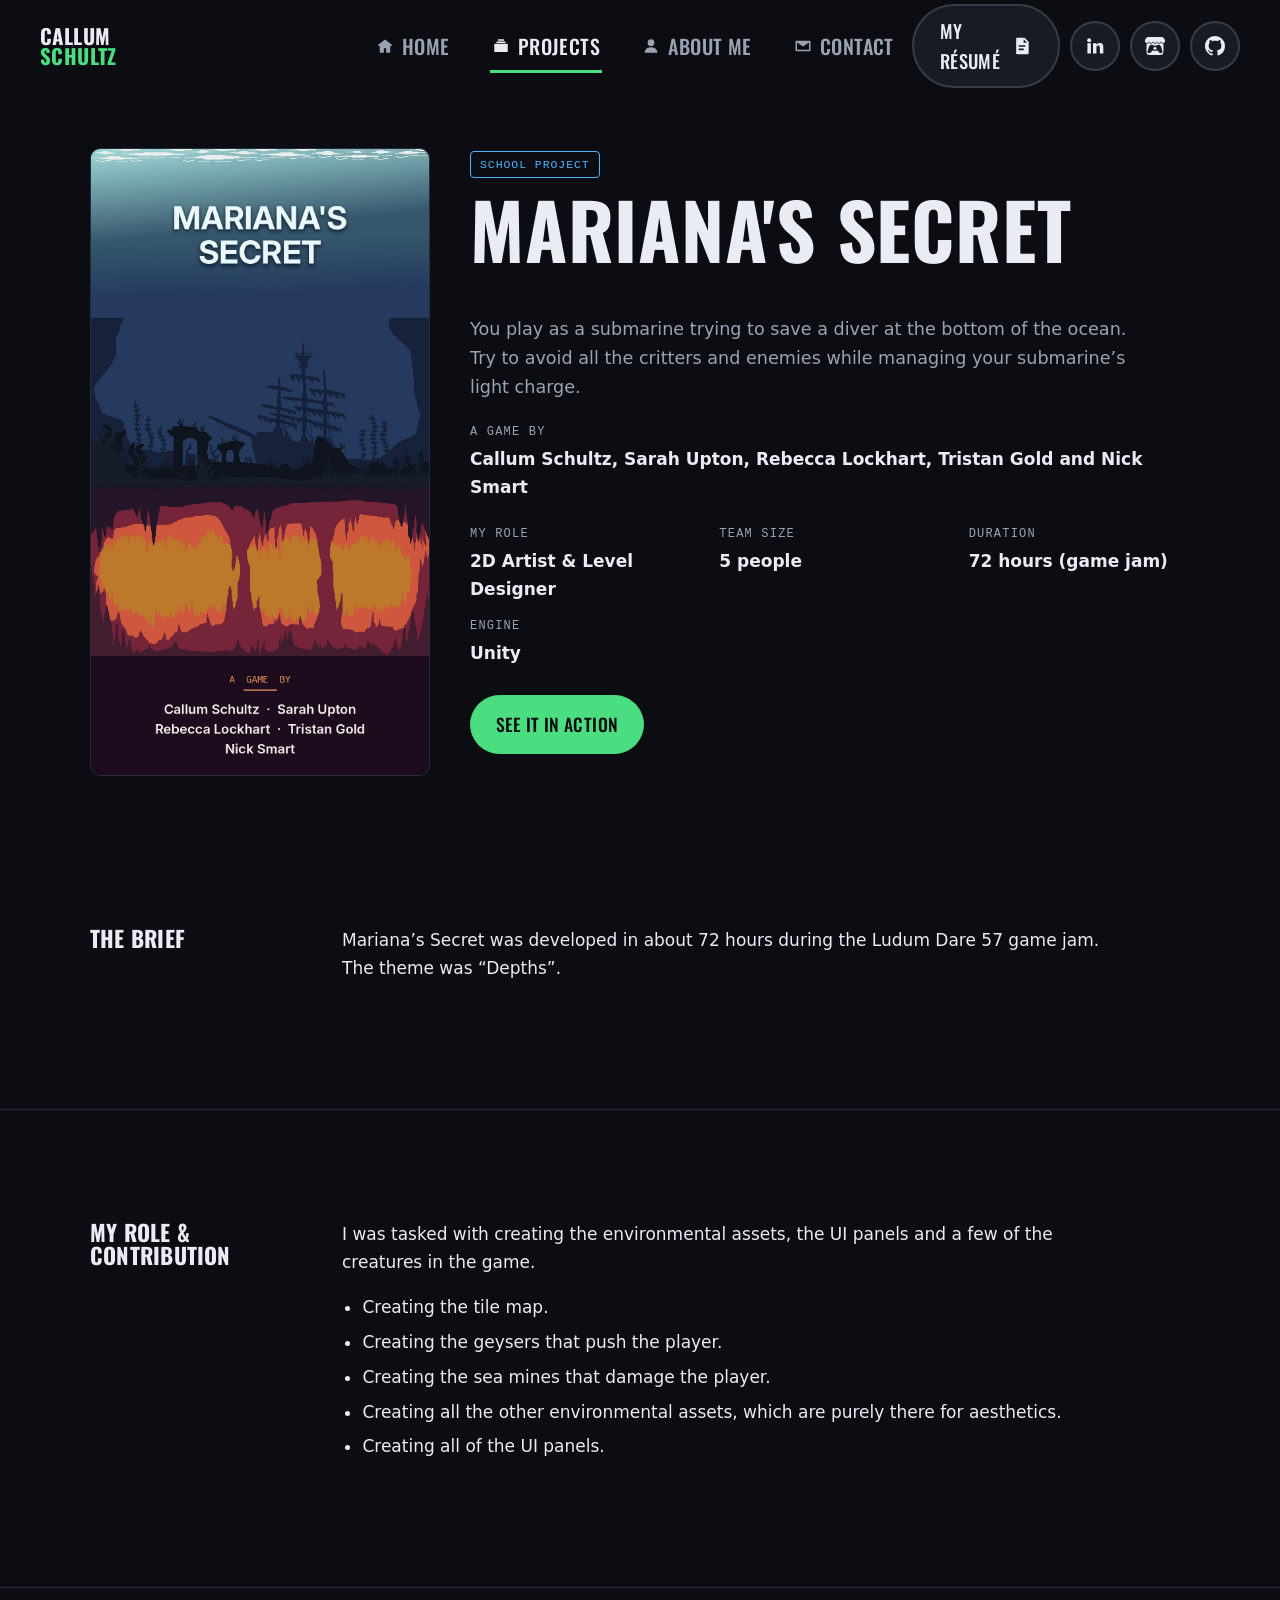
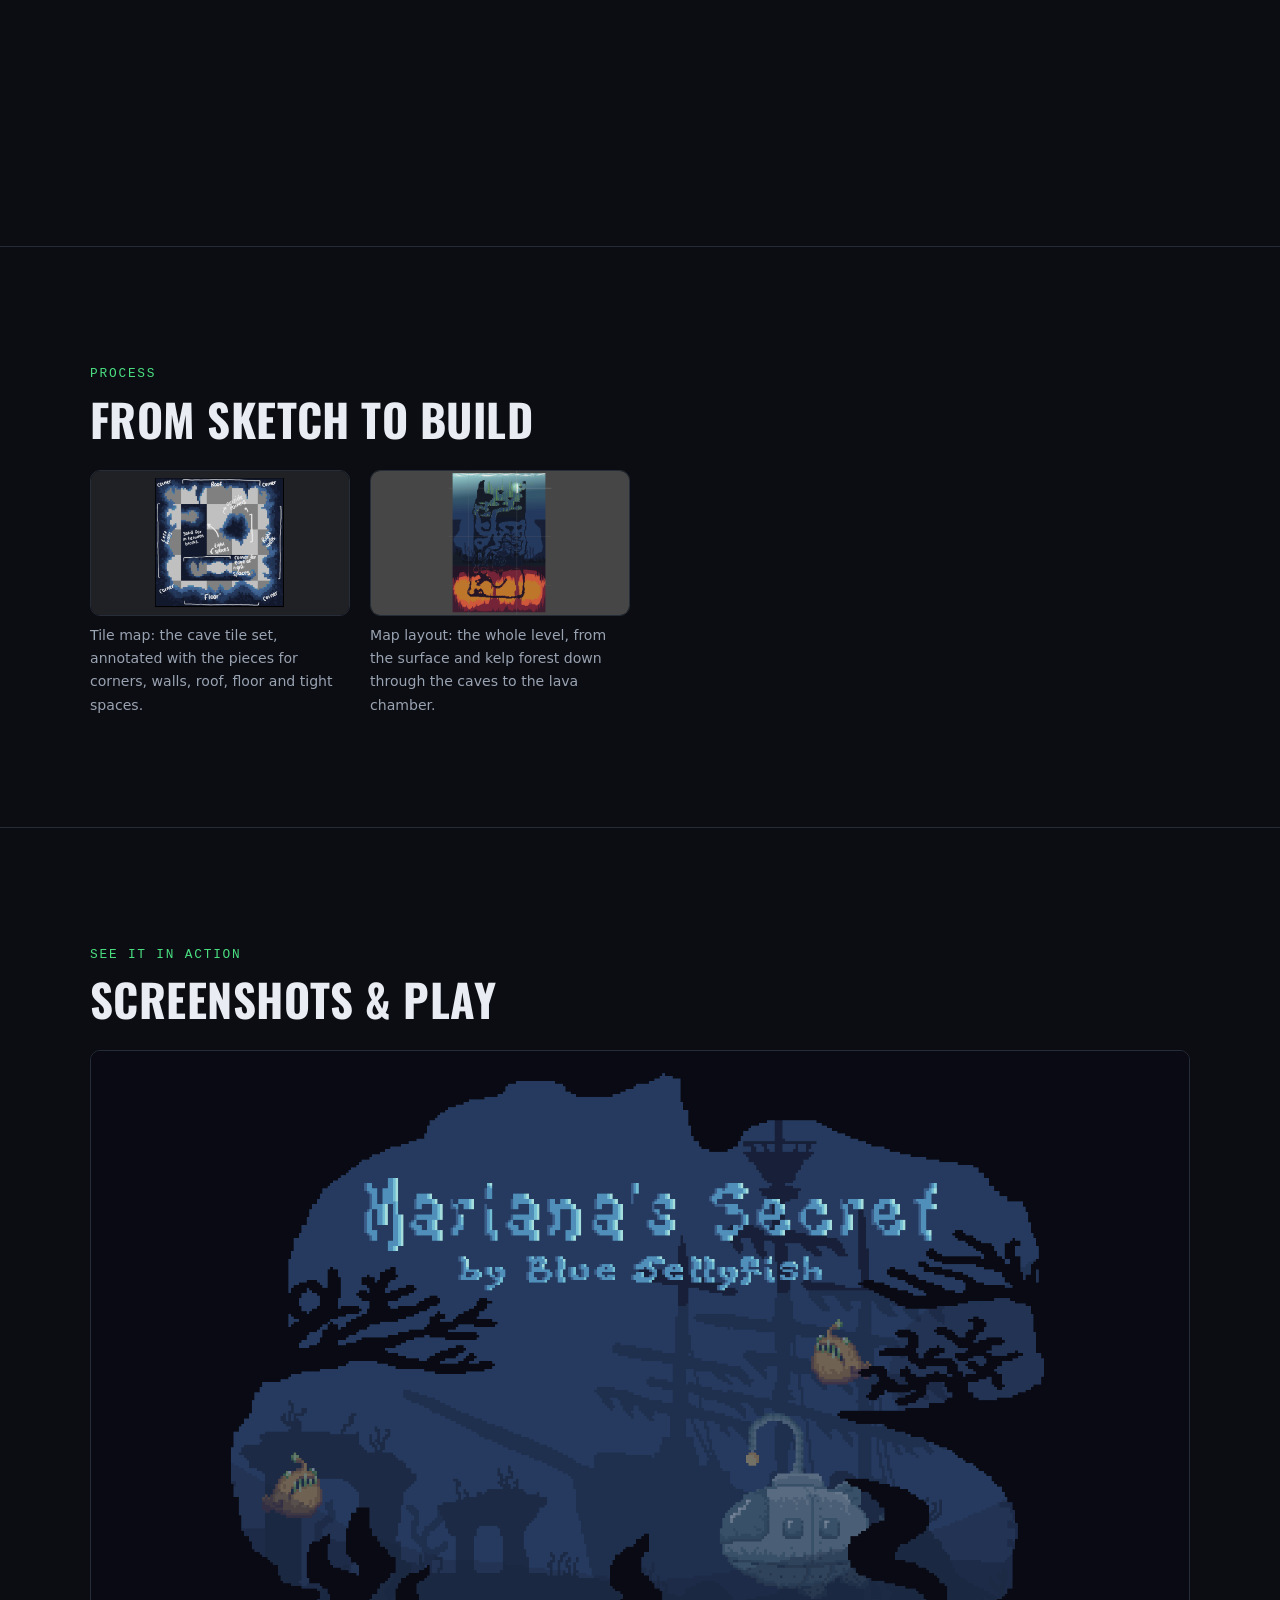
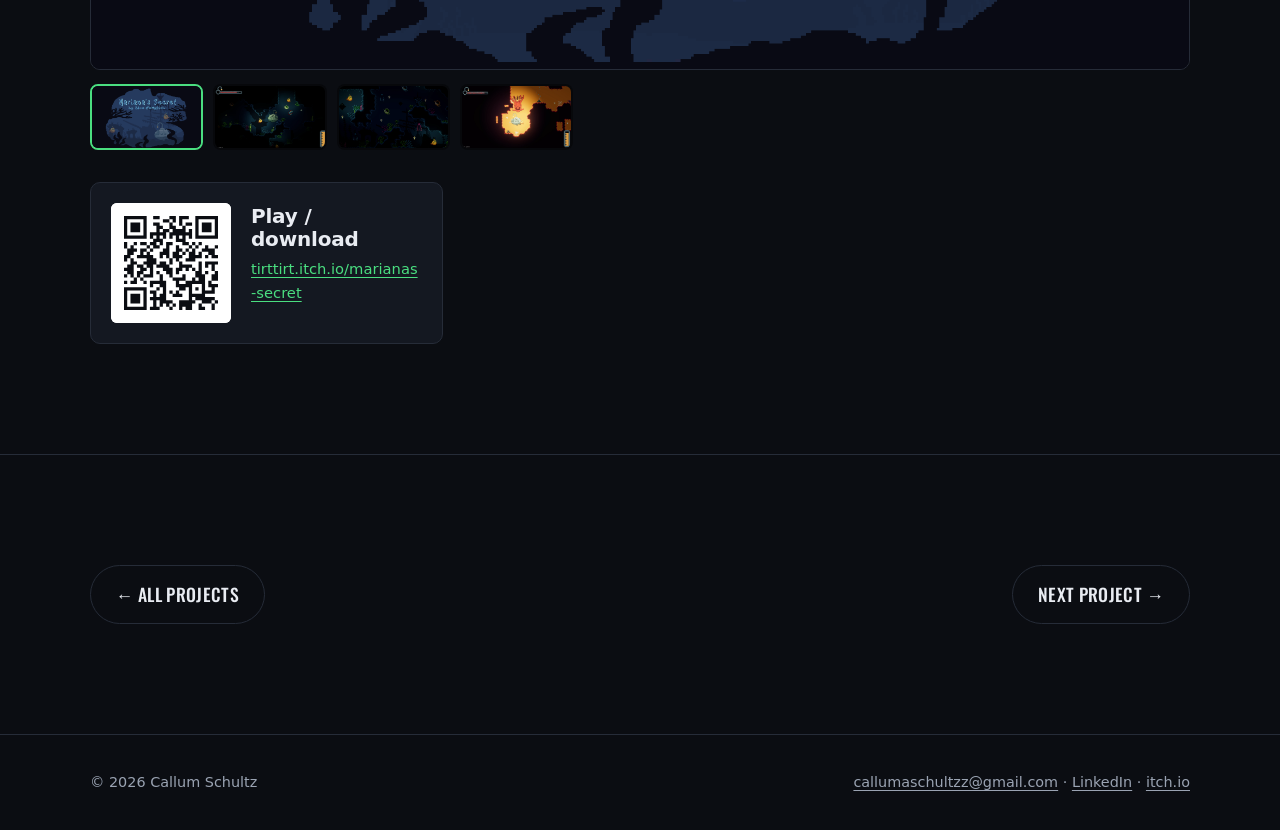
<file: projects/project-2.html>
<!doctype html>
<html lang="en">
<head>
  <meta charset="utf-8">
  <meta name="viewport" content="width=device-width, initial-scale=1">
  <title>Mariana's Secret – Callum Schultz</title>
  <meta name="description" content="Mariana's Secret: a 72-hour Ludum Dare 57 game in Unity. 2D art and level design by Callum Schultz.">
  <script>document.documentElement.classList.add('js')</script>
  <link rel="stylesheet" href="../css/style.css">
</head>
<body>
  <a class="skip-link" href="#main">Skip to content</a>

  <header class="site-header">
    <div class="header-inner">
      <a class="brand" href="../index.html" aria-label="Callum Schultz – home">
        <span class="brand__name"><span>Callum</span><span>Schultz</span></span>
      </a>
      <button class="nav-toggle" aria-expanded="false" aria-controls="site-nav">Menu</button>
      <nav id="site-nav" class="site-nav" aria-label="Main">
        <ul>
          <li><a href="../index.html"><svg viewBox="0 0 24 24" aria-hidden="true"><path fill="currentColor" d="M12 3.2 2.5 10.6l1.2 1.6L5 11.2V20a1 1 0 0 0 1 1h4.5v-6h3v6H18a1 1 0 0 0 1-1v-8.8l1.3 1 1.2-1.6z"/></svg><span>Home</span></a></li>
          <li><a href="../index.html#work" aria-current="page"><svg viewBox="0 0 24 24" aria-hidden="true"><path fill="currentColor" d="M4 9h16a1 1 0 0 1 1 1v9a1 1 0 0 1-1 1H4a1 1 0 0 1-1-1v-9a1 1 0 0 1 1-1zm2-3h12v2H6zm2-3h8v2H8z"/></svg><span>Projects</span></a></li>
          <li><a href="../about.html"><svg viewBox="0 0 24 24" aria-hidden="true"><circle cx="12" cy="7.5" r="4.5" fill="currentColor"/><path fill="currentColor" d="M3.5 21c0-4.7 3.8-7.5 8.5-7.5s8.5 2.8 8.5 7.5z"/></svg><span>About me</span></a></li>
          <li><a href="../contact.html"><svg viewBox="0 0 24 24" aria-hidden="true"><path fill="currentColor" d="M3 5h18a1 1 0 0 1 1 1v12a1 1 0 0 1-1 1H3a1 1 0 0 1-1-1V6a1 1 0 0 1 1-1zm1 2.3V17h16V7.3l-8 5.4z"/></svg><span>Contact</span></a></li>
        </ul>
        <div class="header-actions">
          <a class="pill" href="../assets/resume/resume.pdf" download="Callum-Schultz-Resume.pdf"><span>My résumé</span><svg viewBox="0 0 24 24" aria-hidden="true"><path fill="currentColor" d="M6 2h9l5 5v14a1 1 0 0 1-1 1H6a1 1 0 0 1-1-1V3a1 1 0 0 1 1-1zm2 9v2h8v-2zm0 4v2h6v-2zm6-11v4h4z"/></svg></a>
          <a class="icon-btn" href="https://www.linkedin.com/in/callum-schultz-7b737137b/" rel="noopener" aria-label="LinkedIn"><svg viewBox="0 0 24 24" aria-hidden="true"><circle cx="5" cy="5" r="2.4" fill="currentColor"/><rect x="2.9" y="8.6" width="4.2" height="12.4" fill="currentColor"/><path fill="currentColor" d="M9.6 8.6h4v1.8c.6-1.1 2-2.1 4.1-2.1 3.6 0 4.3 2.3 4.3 5.4V21h-4.2v-6.3c0-1.5 0-3.3-2-3.3s-2.1 1.5-2.1 3.2V21H9.6z"/></svg></a>
          <a class="icon-btn" href="https://callum-schultz.itch.io/" rel="noopener" aria-label="itch.io"><svg viewBox="0 0 24 24" aria-hidden="true"><path fill="currentColor" d="M3.13 1.338C2.08 1.96.02 4.328 0 4.95v1.03c0 1.303 1.22 2.45 2.325 2.45 1.33 0 2.436-1.102 2.436-2.41 0 1.308 1.07 2.41 2.4 2.41 1.328 0 2.362-1.102 2.362-2.41 0 1.308 1.137 2.41 2.466 2.41h.024c1.33 0 2.466-1.102 2.466-2.41 0 1.308 1.034 2.41 2.363 2.41 1.33 0 2.4-1.102 2.4-2.41 0 1.308 1.106 2.41 2.435 2.41C22.78 8.43 24 7.282 24 5.98V4.95c-.02-.62-2.082-2.99-3.13-3.612-3.253-.114-5.508-.134-8.87-.133-3.362 0-7.945.053-8.87.133zm6.376 6.477a2.74 2.74 0 0 1-.468.602c-.5.49-1.19.795-1.947.795a2.786 2.786 0 0 1-1.95-.795c-.182-.178-.32-.37-.446-.59-.127.222-.303.412-.486.59a2.788 2.788 0 0 1-1.95.795c-.092 0-.187-.025-.264-.052-.107 1.113-.152 2.176-.168 2.95v.005l-.006 1.167c.02 2.334-.23 7.564 1.03 8.85 1.952.454 5.545.662 9.15.663 3.605 0 7.198-.21 9.15-.664 1.26-1.284 1.01-6.514 1.03-8.848l-.006-1.167v-.004c-.016-.775-.06-1.838-.168-2.95-.077.026-.172.052-.263.052a2.788 2.788 0 0 1-1.95-.795c-.184-.178-.36-.368-.486-.59-.127.22-.265.412-.447.59a2.786 2.786 0 0 1-1.95.794c-.76 0-1.446-.303-1.948-.793a2.74 2.74 0 0 1-.468-.602 2.738 2.738 0 0 1-.463.602 2.787 2.787 0 0 1-1.95.794h-.16a2.787 2.787 0 0 1-1.95-.793 2.738 2.738 0 0 1-.464-.602zm-2.004 2.59v.002c.795.002 1.5 0 2.373.953.687-.072 1.406-.108 2.125-.107.72 0 1.438.035 2.125.107.873-.953 1.578-.95 2.372-.953.376 0 1.876 0 2.92 2.934l1.123 4.028c.832 2.995-.266 3.068-1.636 3.07-2.03-.075-3.156-1.55-3.156-3.025-1.124.184-2.436.276-3.748.277-1.312 0-2.624-.093-3.748-.277 0 1.475-1.125 2.95-3.156 3.026-1.37-.004-2.468-.077-1.636-3.072l1.122-4.027c1.045-2.934 2.545-2.934 2.92-2.934zM12 12.714c-.002.002-2.14 1.964-2.523 2.662l1.4-.056v1.22c0 .056.56.033 1.123.007.562.026 1.124.05 1.124-.008v-1.22l1.4.055C14.138 14.677 12 12.713 12 12.713z"/></svg></a>
          <a class="icon-btn" href="https://github.com/Callumschultz" rel="noopener" aria-label="GitHub"><svg viewBox="0 0 16 16" aria-hidden="true"><path fill="currentColor" d="M8 0C3.58 0 0 3.58 0 8c0 3.54 2.29 6.53 5.47 7.59.4.07.55-.17.55-.38 0-.19-.01-.82-.01-1.49-2.01.37-2.53-.49-2.69-.94-.09-.23-.48-.94-.82-1.13-.28-.15-.68-.52-.01-.53.63-.01 1.08.58 1.23.82.72 1.21 1.87.87 2.33.66.07-.52.28-.87.51-1.07-1.78-.2-3.64-.89-3.64-3.95 0-.87.31-1.59.82-2.15-.08-.2-.36-1.02.08-2.12 0 0 .67-.21 2.2.82.64-.18 1.32-.27 2-.27.68 0 1.36.09 2 .27 1.53-1.04 2.2-.82 2.2-.82.44 1.1.16 1.92.08 2.12.51.56.82 1.27.82 2.15 0 3.07-1.87 3.75-3.65 3.95.29.25.54.73.54 1.48 0 1.07-.01 1.93-.01 2.2 0 .21.15.46.55.38A8.013 8.013 0 0016 8c0-4.42-3.58-8-8-8z"/></svg></a>
        </div>
      </nav>
    </div>
  </header>

  <!--
    Brief checklist – every item is mandatory:
    a. Poster (game name + everyone who worked on it)   → #poster
    b. Synopsis                                          → #synopsis
    c. Project brief                                     → #brief
    d. My role and contribution                          → #role
    e. Technologies / software / languages / engines     → #tools
    f. Process work                                      → #process
    g. Demo video URL / QR                               → #links (screenshot gallery for now – no video yet)
    h. Download URL / QR                                 → #links
  -->

  <main id="main">
    <section class="project-hero">
      <div class="container project-hero__grid">
        <!-- (a) Poster -->
        <div id="poster">
          <img class="poster" src="../assets/img/project-2/poster.webp" width="1024" height="1896"
               alt="Mariana's Secret poster: a sunken shipwreck and ruins above a glowing lava cave. A game by Callum Schultz, Sarah Upton, Rebecca Lockhart, Tristan Gold and Nick Smart.">
        </div>

        <div>
          <span class="tag tag--school">School project</span>
          <h1>Mariana's Secret</h1>
          <!-- (b) Synopsis -->
          <p id="synopsis" class="hero__intro">You play as a submarine trying to save a diver at the bottom of the ocean. Try to avoid all the critters and enemies while managing your submarine’s light charge.</p>
          <p class="credits"><span>A game by</span> Callum Schultz, Sarah Upton, Rebecca Lockhart, Tristan Gold and Nick Smart</p>

          <dl class="facts">
            <div><dt>My role</dt><dd>2D Artist &amp; Level Designer</dd></div>
            <div><dt>Team size</dt><dd>5 people</dd></div>
            <div><dt>Duration</dt><dd>72 hours (game jam)</dd></div>
            <div><dt>Engine</dt><dd>Unity</dd></div>
          </dl>

          <div class="btn-row" style="margin-top:28px">
            <a class="btn" href="#links">See it in action</a>
          </div>
        </div>
      </div>
    </section>

    <!-- (c) Project brief -->
    <section class="section" id="brief">
      <div class="container case-block">
        <h2>The brief</h2>
        <div class="prose">
          <p>Mariana’s Secret was developed in about 72 hours during the Ludum Dare 57 game jam. The theme was “Depths”.</p>
        </div>
      </div>
    </section>

    <!-- (d) Role and contribution -->
    <section class="section" id="role">
      <div class="container case-block">
        <h2>My role &amp; contribution</h2>
        <div class="prose">
          <p>I was tasked with creating the environmental assets, the UI panels and a few of the creatures in the game.</p>
          <ul>
            <li>Creating the tile map.</li>
            <li>Creating the geysers that push the player.</li>
            <li>Creating the sea mines that damage the player.</li>
            <li>Creating all the other environmental assets, which are purely there for aesthetics.</li>
            <li>Creating all of the UI panels.</li>
          </ul>
        </div>
      </div>
    </section>

    <!-- (e) Tools -->
    <section class="section" id="tools">
      <div class="container case-block">
        <h2>Tools &amp; tech</h2>
        <ul class="chip-list">
          <li>Unity</li>
          <li>C#</li>
          <li>Aseprite</li>
          <li>Visual Studio</li>
        </ul>
      </div>
    </section>

    <!-- (f) Process work -->
    <section class="section" id="process">
      <div class="container">
        <span class="eyebrow">Process</span>
        <h2>From sketch to build</h2>
        <div class="process-grid">
          <figure>
            <button class="process-zoom" type="button" aria-label="View larger: Pixel-art tile map for the cave walls, annotated with corners, roof, floor, left and right walls, tight spaces and solid in-between blocks"><img src="../assets/img/project-2/process-1.webp" width="1941" height="1092" alt="Pixel-art tile map for the cave walls, annotated with corners, roof, floor, left and right walls, tight spaces and solid in-between blocks" loading="lazy"></button>
            <figcaption>Tile map: the cave tile set, annotated with the pieces for corners, walls, roof, floor and tight spaces.</figcaption>
          </figure>
          <figure>
            <button class="process-zoom" type="button" aria-label="View larger: The full level layout in the Unity editor: the ocean surface and kelp at the top, winding caves through the middle and the lava chamber at the bottom"><img src="../assets/img/project-2/process-2.webp" width="1467" height="825" alt="The full level layout in the Unity editor: the ocean surface and kelp at the top, winding caves through the middle and the lava chamber at the bottom" loading="lazy"></button>
            <figcaption>Map layout: the whole level, from the surface and kelp forest down through the caves to the lava chamber.</figcaption>
          </figure>
        </div>
      </div>
    </section>

    <!-- (g) Screenshots (no demo video yet) + (h) Download -->
    <section class="section" id="links">
      <div class="container">
        <span class="eyebrow">See it in action</span>
        <h2>Screenshots &amp; play</h2>

        <!--
          SCREENSHOT GALLERY
          • Add a screenshot: save it as ../assets/img/project-2/shot-5.webp (1600×900), then copy one
            <button class="gallery__thumb"> line below and change the file name and alt text.
          • Remove one: delete its line. The first thumbnail is what shows in the big frame on load.
          • Demo video later: put this above the gallery –
            <div class="video-embed"><iframe src="https://www.youtube-nocookie.com/embed/VIDEO_ID" title="Mariana's Secret gameplay demo"
                 loading="lazy" allow="accelerometer; encrypted-media; gyroscope; picture-in-picture" allowfullscreen></iframe></div>
        -->
        <div class="gallery" data-gallery>
          <button class="gallery__main" type="button" aria-label="View screenshot full size">
            <img src="../assets/img/project-2/cover.webp" width="1680" height="945" alt="Mariana's Secret by Blue Jellyfish – cover art: the game's logo above a submarine, anglerfish and a sunken shipwreck in a dark blue underwater cave" loading="lazy">
            <span class="gallery__hint" aria-hidden="true">Click to enlarge</span>
          </button>
          <div class="gallery__thumbs" role="group" aria-label="Screenshots">
            <button class="gallery__thumb" type="button" aria-pressed="true"><img src="../assets/img/project-2/cover.webp" width="1680" height="945" alt="Mariana's Secret by Blue Jellyfish – cover art: the game's logo above a submarine, anglerfish and a sunken shipwreck in a dark blue underwater cave" loading="lazy"></button>
            <button class="gallery__thumb" type="button" aria-pressed="false"><img src="../assets/img/project-2/shot-1.webp" width="1600" height="900" alt="Mariana's Secret gameplay: a small submarine with an anglerfish-style lamp explores a dark underwater cave among glowing anglerfish, a sea serpent and seaweed" loading="lazy"></button>
            <button class="gallery__thumb" type="button" aria-pressed="false"><img src="../assets/img/project-2/shot-2.webp" width="1600" height="900" alt="Mariana's Secret gameplay: a dark deep-sea cavern with anglerfish, a pink jellyfish, floating mines and coral" loading="lazy"></button>
            <button class="gallery__thumb" type="button" aria-pressed="false"><img src="../assets/img/project-2/shot-3.webp" width="1600" height="900" alt="Mariana's Secret gameplay: the submarine faces a giant orange tentacled creature in a glowing amber cave" loading="lazy"></button>
          </div>
        </div>

        <div class="link-cards">
          <div class="link-card">
            <div class="qr">
              <img src="../assets/img/project-2/qr-download.svg" width="120" height="120" alt="QR code linking to Mariana’s Secret on itch.io">
            </div>
            <div>
              <h3>Play / download</h3>
              <p><a href="https://tirttirt.itch.io/marianas-secret" rel="noopener">tirttirt.itch.io/marianas-secret</a></p>
            </div>
          </div>
        </div>
      </div>
    </section>

    <section class="section">
      <div class="container project-nav">
        <a class="btn btn--ghost" href="../index.html#work">← All projects</a>
        <a class="btn btn--ghost" href="project-3.html">Next project →</a>
      </div>
    </section>
  </main>

  <footer class="site-footer">
    <div class="container">
      <span>© <span id="year">2026</span> Callum Schultz</span>
      <span><a href="mailto:callumaschultzz@gmail.com">callumaschultzz@gmail.com</a> · <a href="https://www.linkedin.com/in/callum-schultz-7b737137b/" rel="noopener">LinkedIn</a> · <a href="https://callum-schultz.itch.io/" rel="noopener">itch.io</a></span>
    </div>
  </footer>

  <script src="../js/main.js"></script>
</body>
</html>
</file>
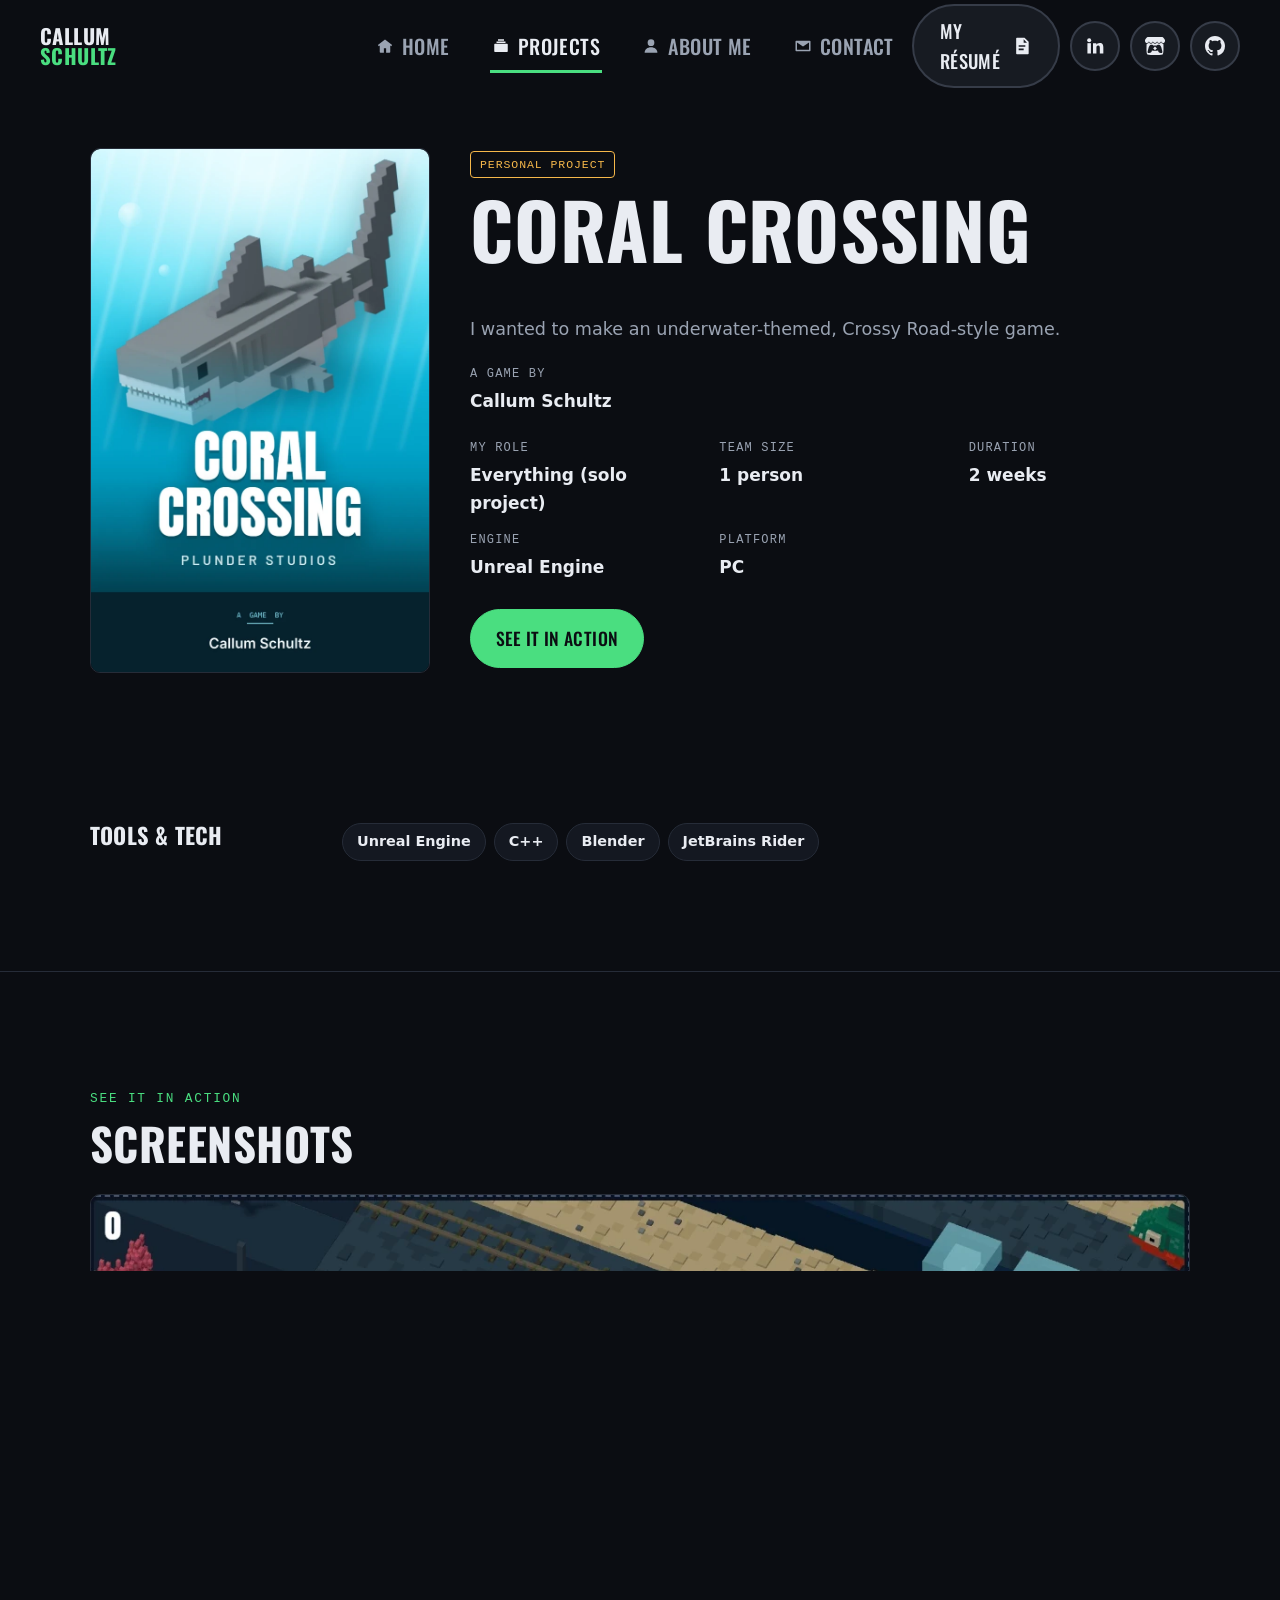
<file: projects/project-3.html>
<!doctype html>
<html lang="en">
<head>
  <meta charset="utf-8">
  <meta name="viewport" content="width=device-width, initial-scale=1">
  <title>Coral Crossing – Callum Schultz</title>
  <meta name="description" content="Coral Crossing: an underwater-themed, Crossy Road-style game made solo in Unreal Engine by Callum Schultz.">
  <script>document.documentElement.classList.add('js')</script>
  <link rel="stylesheet" href="../css/style.css">
</head>
<body>
  <a class="skip-link" href="#main">Skip to content</a>

  <header class="site-header">
    <div class="header-inner">
      <a class="brand" href="../index.html" aria-label="Callum Schultz – home">
        <span class="brand__name"><span>Callum</span><span>Schultz</span></span>
      </a>
      <button class="nav-toggle" aria-expanded="false" aria-controls="site-nav">Menu</button>
      <nav id="site-nav" class="site-nav" aria-label="Main">
        <ul>
          <li><a href="../index.html"><svg viewBox="0 0 24 24" aria-hidden="true"><path fill="currentColor" d="M12 3.2 2.5 10.6l1.2 1.6L5 11.2V20a1 1 0 0 0 1 1h4.5v-6h3v6H18a1 1 0 0 0 1-1v-8.8l1.3 1 1.2-1.6z"/></svg><span>Home</span></a></li>
          <li><a href="../index.html#work" aria-current="page"><svg viewBox="0 0 24 24" aria-hidden="true"><path fill="currentColor" d="M4 9h16a1 1 0 0 1 1 1v9a1 1 0 0 1-1 1H4a1 1 0 0 1-1-1v-9a1 1 0 0 1 1-1zm2-3h12v2H6zm2-3h8v2H8z"/></svg><span>Projects</span></a></li>
          <li><a href="../about.html"><svg viewBox="0 0 24 24" aria-hidden="true"><circle cx="12" cy="7.5" r="4.5" fill="currentColor"/><path fill="currentColor" d="M3.5 21c0-4.7 3.8-7.5 8.5-7.5s8.5 2.8 8.5 7.5z"/></svg><span>About me</span></a></li>
          <li><a href="../contact.html"><svg viewBox="0 0 24 24" aria-hidden="true"><path fill="currentColor" d="M3 5h18a1 1 0 0 1 1 1v12a1 1 0 0 1-1 1H3a1 1 0 0 1-1-1V6a1 1 0 0 1 1-1zm1 2.3V17h16V7.3l-8 5.4z"/></svg><span>Contact</span></a></li>
        </ul>
        <div class="header-actions">
          <a class="pill" href="../assets/resume/resume.pdf" download="Callum-Schultz-Resume.pdf"><span>My résumé</span><svg viewBox="0 0 24 24" aria-hidden="true"><path fill="currentColor" d="M6 2h9l5 5v14a1 1 0 0 1-1 1H6a1 1 0 0 1-1-1V3a1 1 0 0 1 1-1zm2 9v2h8v-2zm0 4v2h6v-2zm6-11v4h4z"/></svg></a>
          <a class="icon-btn" href="https://www.linkedin.com/in/callum-schultz-7b737137b/" rel="noopener" aria-label="LinkedIn"><svg viewBox="0 0 24 24" aria-hidden="true"><circle cx="5" cy="5" r="2.4" fill="currentColor"/><rect x="2.9" y="8.6" width="4.2" height="12.4" fill="currentColor"/><path fill="currentColor" d="M9.6 8.6h4v1.8c.6-1.1 2-2.1 4.1-2.1 3.6 0 4.3 2.3 4.3 5.4V21h-4.2v-6.3c0-1.5 0-3.3-2-3.3s-2.1 1.5-2.1 3.2V21H9.6z"/></svg></a>
          <a class="icon-btn" href="https://callum-schultz.itch.io/" rel="noopener" aria-label="itch.io"><svg viewBox="0 0 24 24" aria-hidden="true"><path fill="currentColor" d="M3.13 1.338C2.08 1.96.02 4.328 0 4.95v1.03c0 1.303 1.22 2.45 2.325 2.45 1.33 0 2.436-1.102 2.436-2.41 0 1.308 1.07 2.41 2.4 2.41 1.328 0 2.362-1.102 2.362-2.41 0 1.308 1.137 2.41 2.466 2.41h.024c1.33 0 2.466-1.102 2.466-2.41 0 1.308 1.034 2.41 2.363 2.41 1.33 0 2.4-1.102 2.4-2.41 0 1.308 1.106 2.41 2.435 2.41C22.78 8.43 24 7.282 24 5.98V4.95c-.02-.62-2.082-2.99-3.13-3.612-3.253-.114-5.508-.134-8.87-.133-3.362 0-7.945.053-8.87.133zm6.376 6.477a2.74 2.74 0 0 1-.468.602c-.5.49-1.19.795-1.947.795a2.786 2.786 0 0 1-1.95-.795c-.182-.178-.32-.37-.446-.59-.127.222-.303.412-.486.59a2.788 2.788 0 0 1-1.95.795c-.092 0-.187-.025-.264-.052-.107 1.113-.152 2.176-.168 2.95v.005l-.006 1.167c.02 2.334-.23 7.564 1.03 8.85 1.952.454 5.545.662 9.15.663 3.605 0 7.198-.21 9.15-.664 1.26-1.284 1.01-6.514 1.03-8.848l-.006-1.167v-.004c-.016-.775-.06-1.838-.168-2.95-.077.026-.172.052-.263.052a2.788 2.788 0 0 1-1.95-.795c-.184-.178-.36-.368-.486-.59-.127.22-.265.412-.447.59a2.786 2.786 0 0 1-1.95.794c-.76 0-1.446-.303-1.948-.793a2.74 2.74 0 0 1-.468-.602 2.738 2.738 0 0 1-.463.602 2.787 2.787 0 0 1-1.95.794h-.16a2.787 2.787 0 0 1-1.95-.793 2.738 2.738 0 0 1-.464-.602zm-2.004 2.59v.002c.795.002 1.5 0 2.373.953.687-.072 1.406-.108 2.125-.107.72 0 1.438.035 2.125.107.873-.953 1.578-.95 2.372-.953.376 0 1.876 0 2.92 2.934l1.123 4.028c.832 2.995-.266 3.068-1.636 3.07-2.03-.075-3.156-1.55-3.156-3.025-1.124.184-2.436.276-3.748.277-1.312 0-2.624-.093-3.748-.277 0 1.475-1.125 2.95-3.156 3.026-1.37-.004-2.468-.077-1.636-3.072l1.122-4.027c1.045-2.934 2.545-2.934 2.92-2.934zM12 12.714c-.002.002-2.14 1.964-2.523 2.662l1.4-.056v1.22c0 .056.56.033 1.123.007.562.026 1.124.05 1.124-.008v-1.22l1.4.055C14.138 14.677 12 12.713 12 12.713z"/></svg></a>
          <a class="icon-btn" href="https://github.com/Callumschultz" rel="noopener" aria-label="GitHub"><svg viewBox="0 0 16 16" aria-hidden="true"><path fill="currentColor" d="M8 0C3.58 0 0 3.58 0 8c0 3.54 2.29 6.53 5.47 7.59.4.07.55-.17.55-.38 0-.19-.01-.82-.01-1.49-2.01.37-2.53-.49-2.69-.94-.09-.23-.48-.94-.82-1.13-.28-.15-.68-.52-.01-.53.63-.01 1.08.58 1.23.82.72 1.21 1.87.87 2.33.66.07-.52.28-.87.51-1.07-1.78-.2-3.64-.89-3.64-3.95 0-.87.31-1.59.82-2.15-.08-.2-.36-1.02.08-2.12 0 0 .67-.21 2.2.82.64-.18 1.32-.27 2-.27.68 0 1.36.09 2 .27 1.53-1.04 2.2-.82 2.2-.82.44 1.1.16 1.92.08 2.12.51.56.82 1.27.82 2.15 0 3.07-1.87 3.75-3.65 3.95.29.25.54.73.54 1.48 0 1.07-.01 1.93-.01 2.2 0 .21.15.46.55.38A8.013 8.013 0 0016 8c0-4.42-3.58-8-8-8z"/></svg></a>
        </div>
      </nav>
    </div>
  </header>

  <!--
    Brief checklist – every item is mandatory:
    a. Poster (game name + everyone who worked on it)   → #poster
    b. Synopsis                                          → #synopsis
    c. Project brief                                     → #brief
    d. My role and contribution                          → #role
    e. Technologies / software / languages / engines     → #tools
    f. Process work                                      → (removed for this personal project; tile render is in the gallery)
    g. Demo video URL / QR                               → #links (screenshot gallery for now – no video yet)
    h. Download URL / QR                                 → (removed for this personal project)
  -->

  <main id="main">
    <section class="project-hero">
      <div class="container project-hero__grid">
        <!-- (a) Poster -->
        <div id="poster">
          <img class="poster" src="../assets/img/project-3/poster.webp" width="720" height="1114"
               alt="Coral Crossing poster by Plunder Studios: a blocky voxel shark swimming through sunlit blue water. A game by Callum Schultz.">
        </div>

        <div>
          <span class="tag tag--personal">Personal project</span>
          <h1>Coral Crossing</h1>
          <!-- (b) Synopsis -->
          <p id="synopsis" class="hero__intro">I wanted to make an underwater-themed, Crossy Road-style game.</p>
          <p class="credits"><span>A game by</span> Callum Schultz</p>

          <dl class="facts">
            <div><dt>My role</dt><dd>Everything (solo project)</dd></div>
            <div><dt>Team size</dt><dd>1 person</dd></div>
            <div><dt>Duration</dt><dd>2 weeks</dd></div>
            <div><dt>Engine</dt><dd>Unreal Engine</dd></div>
            <div><dt>Platform</dt><dd>PC</dd></div>
          </dl>

          <div class="btn-row" style="margin-top:28px">
            <a class="btn" href="#links">See it in action</a>
          </div>
        </div>
      </div>
    </section>



    <!-- (e) Tools -->
    <section class="section" id="tools">
      <div class="container case-block">
        <h2>Tools &amp; tech</h2>
        <ul class="chip-list">
          <li>Unreal Engine</li>
          <li>C++</li>
          <li>Blender</li>
          <li>JetBrains Rider</li>
        </ul>
      </div>
    </section>


    <!-- (g) Screenshots (no demo video yet). Download link removed for this personal project. -->
    <section class="section" id="links">
      <div class="container">
        <span class="eyebrow">See it in action</span>
        <h2>Screenshots</h2>

        <!--
          SCREENSHOT GALLERY
          • Add a screenshot: save it as ../assets/img/project-3/shot-5.webp (1600×900), then copy one
            <button class="gallery__thumb"> line below and change the file name and alt text.
          • Remove one: delete its line. The first thumbnail is what shows in the big frame on load.
          • Demo video later: put this above the gallery –
            <div class="video-embed"><iframe src="https://www.youtube-nocookie.com/embed/VIDEO_ID" title="Coral Crossing gameplay demo"
                 loading="lazy" allow="accelerometer; encrypted-media; gyroscope; picture-in-picture" allowfullscreen></iframe></div>
        -->
        <div class="gallery" data-gallery>
          <button class="gallery__main" type="button" aria-label="View screenshot full size">
            <img src="../assets/img/project-3/play-1.webp" width="1206" height="678" alt="Coral Crossing gameplay: the diver character stands on a sandy lane between coral reefs as a piranha and a shark swim along the track ahead" loading="lazy">
            <span class="gallery__hint" aria-hidden="true">Click to enlarge</span>
          </button>
          <div class="gallery__thumbs" role="group" aria-label="Screenshots">
            <button class="gallery__thumb" type="button" aria-pressed="true"><img src="../assets/img/project-3/play-1.webp" width="1206" height="678" alt="Coral Crossing gameplay: the diver character stands on a sandy lane between coral reefs as a piranha and a shark swim along the track ahead" loading="lazy"></button>
            <button class="gallery__thumb" type="button" aria-pressed="false"><img src="../assets/img/project-3/tiles.webp" width="1205" height="678" alt="Coral Crossing level tiles: a voxel water lane with a track, a sand lane and a seagrass lane" loading="lazy"></button>
            <button class="gallery__thumb" type="button" aria-pressed="false"><img src="../assets/img/project-3/shot-2.webp" width="1365" height="768" alt="Coral Crossing: a voxel barracuda with dark stripes and rows of sharp teeth against teal water" loading="lazy"></button>
            <button class="gallery__thumb" type="button" aria-pressed="false"><img src="../assets/img/project-3/shot-3.webp" width="1365" height="768" alt="Coral Crossing: a voxel great white shark swimming against teal water" loading="lazy"></button>
            <button class="gallery__thumb" type="button" aria-pressed="false"><img src="../assets/img/project-3/shot-4.webp" width="1365" height="768" alt="Coral Crossing: a huge shoal of blocky voxel fish streaming diagonally across teal water" loading="lazy"></button>
          </div>
        </div>
      </div>
    </section>

    <section class="section">
      <div class="container project-nav">
        <a class="btn btn--ghost" href="../index.html#work">← All projects</a>
        <a class="btn btn--ghost" href="project-1.html">Next project →</a>
      </div>
    </section>
  </main>

  <footer class="site-footer">
    <div class="container">
      <span>© <span id="year">2026</span> Callum Schultz</span>
      <span><a href="mailto:callumaschultzz@gmail.com">callumaschultzz@gmail.com</a> · <a href="https://www.linkedin.com/in/callum-schultz-7b737137b/" rel="noopener">LinkedIn</a> · <a href="https://callum-schultz.itch.io/" rel="noopener">itch.io</a></span>
    </div>
  </footer>

  <script src="../js/main.js"></script>
</body>
</html>
</file>
<file: css/style.css>
/* ==========================================================================
   Portfolio – global styles
   Dark, game-industry aesthetic. System fonts only so the site renders
   identically offline on the Showcase computer.
   ========================================================================== */

@font-face {
  font-family: "Oswald";
  src: url("../assets/fonts/oswald-latin-500-normal.woff2") format("woff2");
  font-weight: 500; font-style: normal; font-display: swap;
}
@font-face {
  font-family: "Oswald";
  src: url("../assets/fonts/oswald-latin-700-normal.woff2") format("woff2");
  font-weight: 700; font-style: normal; font-display: swap;
}

:root {
  --bg: #0b0d12;
  --bg-raised: #141821;
  --bg-sunken: #07080b;
  --line: #262c38;
  --text: #e9ecf2;
  --text-muted: #9aa3b2;
  --accent: #4ade80;
  --accent-soft: rgba(74, 222, 128, 0.14);
  --tag-school: #4fb3ff;
  --tag-personal: #f5b74a;

  --font-body: system-ui, -apple-system, "Segoe UI", Roboto, "Helvetica Neue", Arial, sans-serif;
  --font-display: "Oswald", "Arial Narrow", Impact, sans-serif;
  --font-mono: ui-monospace, "SFMono-Regular", Consolas, "Liberation Mono", monospace;

  --header-h: 92px;
  --max-w: 1180px;
  --gutter: clamp(16px, 4vw, 40px);
  --radius: 10px;
}

*,
*::before,
*::after { box-sizing: border-box; }

html { scroll-behavior: smooth; scroll-padding-top: 76px; }

body {
  padding-top: var(--header-h);
  margin: 0;
  background: var(--bg);
  color: var(--text);
  font-family: var(--font-body);
  font-size: 1.0625rem;
  line-height: 1.65;
  -webkit-font-smoothing: antialiased;
}

img, video, iframe { display: block; max-width: 100%; }
img { height: auto; }

a { color: var(--accent); text-decoration-thickness: 1px; text-underline-offset: 3px; }
a:hover { color: #fff; }

h1, h2, h3, h4 { line-height: 1.15; margin: 0 0 0.6em; letter-spacing: -0.01em; }
h1, h2 { font-family: var(--font-display); font-weight: 700; text-transform: uppercase; letter-spacing: 0.01em; line-height: 1.05; }
h1 { font-size: clamp(2.6rem, 6vw, 4.8rem); }
h2 { font-size: clamp(1.9rem, 3.6vw, 2.8rem); }
h3 { font-size: 1.25rem; font-weight: 700; }
p { margin: 0 0 1em; }

.container { width: 100%; max-width: var(--max-w); margin: 0 auto; padding: 0 var(--gutter); }
.section { padding: clamp(56px, 9vw, 110px) 0; }
.section + .section { border-top: 1px solid var(--line); }

.eyebrow {
  display: inline-block;
  font-family: var(--font-mono);
  font-size: 0.8rem;
  letter-spacing: 0.14em;
  text-transform: uppercase;
  color: var(--accent);
  margin-bottom: 0.9em;
}

.muted { color: var(--text-muted); }

.sr-only {
  position: absolute; width: 1px; height: 1px; padding: 0; margin: -1px;
  overflow: hidden; clip: rect(0 0 0 0); white-space: nowrap; border: 0;
}

.skip-link {
  position: absolute; left: -9999px; top: 8px;
  background: var(--accent); color: #000; padding: 8px 14px; z-index: 100;
}
.skip-link:focus { left: 8px; }

/* Placeholder marker – search for "TODO" in the HTML to find every gap */
.todo {
  background: var(--accent-soft);
  border: 1px dashed var(--accent);
  border-radius: 4px;
  padding: 0 0.35em;
}

/* ---------- Buttons ---------- */
.btn {
  display: inline-flex; align-items: center; gap: 0.5em;
  padding: 0.8em 1.4em;
  border-radius: 999px;
  border: 1px solid var(--accent);
  background: var(--accent);
  color: #0b0d12;
  font-family: var(--font-display); font-weight: 500; font-size: 1.1rem;
  letter-spacing: 0.02em; text-transform: uppercase;
  text-decoration: none;
  transition: transform 0.15s ease, background 0.15s ease, color 0.15s ease;
}
.btn:hover { transform: translateY(-1px); background: #fff; border-color: #fff; color: #0b0d12; }
.btn--ghost { background: transparent; color: var(--text); border-color: var(--line); }
.btn--ghost:hover { background: var(--bg-raised); color: #fff; border-color: var(--text-muted); }
.btn-row { display: flex; flex-wrap: wrap; gap: 12px; }

/* ---------- Header / nav ---------- */
.site-header {
  position: fixed; top: 0; left: 0; right: 0; z-index: 50;
  background: transparent;
  border-bottom: 1px solid transparent;
  transition: background 0.45s ease, box-shadow 0.45s ease, border-color 0.45s ease;
}
/* Toggled in main.js once the page scrolls: header shrinks into a solid banner */
.site-header.is-scrolled {
  background: rgba(24, 27, 33, 0.94);
  border-bottom-color: rgba(255, 255, 255, 0.04);
  box-shadow: 0 8px 28px rgba(0, 0, 0, 0.4);
  backdrop-filter: blur(8px);
}

.header-inner {
  display: grid; grid-template-columns: 1fr auto 1fr; align-items: center; gap: 16px;
  max-width: 1600px; min-height: var(--header-h); margin: 0 auto; padding: 0 var(--gutter);
  transition: min-height 0.45s ease;
}
.is-scrolled .header-inner { min-height: 60px; }
.brand { display: inline-flex; align-items: center; gap: 10px; justify-self: start; color: var(--text); text-decoration: none; }
.brand:hover { color: var(--text); }
.brand__name {
  display: flex; flex-direction: column;
  font-family: var(--font-display); font-weight: 700; font-size: 1.3rem;
  line-height: 0.95; letter-spacing: 0.02em; text-transform: uppercase;
  transition: font-size 0.45s ease;
}
.is-scrolled .brand__name { font-size: 1.1rem; }
.brand__name span:last-child { color: var(--accent); }

.site-nav { display: contents; }
.site-nav ul { display: flex; gap: clamp(12px, 3vw, 48px); list-style: none; margin: 0; padding: 0; }
.site-nav ul a {
  display: flex; align-items: center; gap: 8px;
  padding: 10px 2px 7px;
  border-bottom: 3px solid transparent;
  font-family: var(--font-display); font-weight: 500; font-size: 1.25rem;
  letter-spacing: 0.02em; text-transform: uppercase;
  color: var(--text-muted); text-decoration: none;
  transition: font-size 0.45s ease, color 0.2s ease, border-color 0.2s ease;
}
.is-scrolled .site-nav ul a { font-size: 1.1rem; }
.site-nav ul a svg { width: 18px; height: 18px; flex: none; }
.site-nav ul a:hover { color: var(--text); }
/* Underline grows out from the centre on hover and sits under the current page */
.site-nav ul a { position: relative; }
.site-nav ul a::after {
  content: ""; position: absolute; left: 0; right: 0; bottom: -3px; height: 3px;
  background: var(--accent); transform: scaleX(0); transition: transform 0.3s ease;
}
.site-nav ul a:hover::after { transform: scaleX(0.6); }
.site-nav ul a[aria-current="page"] { color: var(--text); }
.site-nav ul a[aria-current="page"]::after { transform: scaleX(1); }

.header-actions { display: flex; align-items: center; gap: 10px; justify-self: end; }

.pill {
  display: inline-flex; align-items: center; gap: 12px;
  padding: 10px 26px;
  border: 2px solid #363c48; border-radius: 999px;
  background: rgba(28, 32, 40, 0.75);
  color: var(--text); text-decoration: none;
  font-family: var(--font-display); font-weight: 500; font-size: 1.15rem;
  letter-spacing: 0.02em; text-transform: uppercase;
  transition: border-color 0.2s ease, background 0.2s ease, transform 0.2s ease;
}
.pill:hover { border-color: var(--accent); background: rgba(38, 42, 52, 0.9); color: #fff; transform: translateY(-1px); }
.pill svg { width: 20px; height: 20px; flex: none; }
.pill--lg { padding: 14px 34px; font-size: 1.35rem; }

.icon-btn {
  display: grid; place-items: center; width: 50px; height: 50px; flex: none;
  border: 2px solid #363c48; border-radius: 50%;
  background: rgba(28, 32, 40, 0.75); color: var(--text);
  transition: width 0.45s ease, height 0.45s ease, border-color 0.2s ease, color 0.2s ease;
}
.is-scrolled .icon-btn { width: 42px; height: 42px; }
.icon-btn:hover { border-color: var(--accent); color: var(--accent); }
.icon-btn svg { width: 20px; height: 20px; }

.nav-toggle {
  display: none; justify-self: end;
  background: none; border: 1px solid var(--line); border-radius: 6px;
  color: var(--text); padding: 8px 14px; cursor: pointer;
  font-family: var(--font-display); font-size: 1rem; text-transform: uppercase; letter-spacing: 0.04em;
}

@media (max-width: 960px) {
  :root { --header-h: 68px; }
  .header-inner { grid-template-columns: 1fr auto; }
  .is-scrolled .header-inner { min-height: 58px; }
  .nav-toggle { display: block; }
  .site-nav {
    display: none;
    position: absolute; left: 0; right: 0; top: 100%;
    padding: 4px var(--gutter) 20px;
    background: var(--bg); border-bottom: 1px solid var(--line);
  }
  .site-nav.is-open { display: block; }
  .site-nav ul { flex-direction: column; gap: 0; }
  .site-nav ul a { padding: 14px 4px; border-bottom: 1px solid var(--line); }
  .site-nav ul a[aria-current="page"] { color: var(--accent); }
  .site-nav ul a::after { display: none; }
  .header-actions { padding-top: 16px; }
}

/* ---------- Hero (home: full screen, centred) ---------- */
.hero {
  position: relative; isolation: isolate; overflow: hidden;
  display: grid; place-items: center; text-align: center;
  min-height: 100vh; min-height: 100svh;
  padding: 120px var(--gutter) 150px;
}
/* Home: fixed background layer – key art, watermark and hatch stay still while the page scrolls */
body.has-hero { padding-top: 0; }
.page-bg { position: fixed; inset: 0; z-index: -1; overflow: hidden; pointer-events: none; }
/* Image is already greyscale + blurred in the file (cheaper than a live CSS filter on an animated layer) */
.page-bg img { width: 100%; height: 100%; object-fit: cover; opacity: 0.5; transform: scale(1.04); }
.page-bg::after {
  content: ""; position: absolute; inset: 0;
  background: radial-gradient(ellipse at center, rgba(11, 13, 18, 0.35) 0%, rgba(11, 13, 18, 0.85) 65%, var(--bg) 100%);
}
.hero__name {
  margin: 0;
  font-family: var(--font-display); font-weight: 700; font-size: clamp(3.2rem, 9vw, 7rem);
  line-height: 1; letter-spacing: 0.01em; text-transform: uppercase;
}
.hero__name .accent { color: var(--accent); }
.hero__role {
  min-height: 1.25em; margin: 8px 0 38px;
  font-family: var(--font-display); font-weight: 500; font-size: clamp(1.5rem, 3.6vw, 2.8rem);
  text-transform: uppercase; color: #6f7684;
}
@keyframes blink { 50% { opacity: 0; } }
.btn-row--center { justify-content: center; }
.hero__scroll { position: absolute; bottom: 28px; left: 50%; transform: translateX(-50%); font-size: 1.05rem; padding: 10px 24px; }
.hero__scroll:hover { transform: translateX(-50%) translateY(-1px); }
.hero__scroll svg { animation: bob 1.6s ease-in-out infinite; }
@keyframes bob { 50% { transform: translateY(3px); } }
.hero__intro { max-width: 60ch; color: var(--text-muted); font-size: 1.1rem; margin-bottom: 1.8em; }

@media (max-width: 960px) {
}

/* ---------- Home intro ---------- */
.intro { display: grid; gap: 48px; grid-template-columns: minmax(0, 280px) minmax(0, 1fr); align-items: center; }
@media (max-width: 760px) { .intro { grid-template-columns: 1fr; gap: 28px; } .intro .portrait { max-width: 240px; } }

/* ---------- Image placeholders (swap for <picture> once assets exist) ---------- */
.placeholder {
  display: grid; place-items: center;
  width: 100%;
  aspect-ratio: 16 / 9;
  background:
    repeating-linear-gradient(45deg, transparent 0 14px, rgba(255,255,255,0.025) 14px 28px),
    var(--bg-raised);
  border: 1px solid var(--line);
  border-radius: var(--radius);
  color: var(--text-muted);
  font-family: var(--font-mono);
  font-size: 0.8rem;
  text-align: center;
  padding: 16px;
}
.placeholder--poster { aspect-ratio: 2 / 3; }
.placeholder--square { aspect-ratio: 1 / 1; }

/* ---------- Project grid ---------- */
.filters { display: flex; flex-wrap: wrap; gap: 8px; margin: 0 0 28px; }
.filter-btn {
  font: inherit; font-size: 0.9rem; font-weight: 600;
  padding: 7px 16px; border-radius: 999px; cursor: pointer;
  background: transparent; color: var(--text-muted); border: 1px solid var(--line);
}
.filter-btn:hover { color: var(--text); border-color: var(--text-muted); }
.filter-btn[aria-pressed="true"] { background: var(--text); color: var(--bg); border-color: var(--text); }

.project-grid {
  display: grid; gap: 24px;
  grid-template-columns: repeat(auto-fill, minmax(min(100%, 320px), 1fr));
}
.project-card {
  display: flex; flex-direction: column;
  background: var(--bg-raised);
  border: 1px solid var(--line);
  border-radius: var(--radius);
  overflow: hidden;
  color: var(--text); text-decoration: none;
  transition: transform 0.2s ease, border-color 0.2s ease;
}
.project-card:hover { transform: translateY(-4px); border-color: var(--accent); color: var(--text); }
.project-card[hidden] { display: none; }
.project-card .placeholder, .project-card img { border-radius: 0; border: 0; aspect-ratio: 16 / 9; object-fit: cover; }
.project-card__body { padding: 20px 22px 24px; }
.project-card__body p { color: var(--text-muted); font-size: 0.95rem; margin: 0; }

.tag {
  display: inline-block;
  font-family: var(--font-mono); font-size: 0.72rem; letter-spacing: 0.08em; text-transform: uppercase;
  padding: 3px 9px; border-radius: 4px; margin: 0 6px 10px 0;
  border: 1px solid currentColor;
}
.tag--school { color: var(--tag-school); }
.tag--personal { color: var(--tag-personal); }
.tag--role { color: var(--text-muted); }

/* ---------- Project page ---------- */
.project-hero { padding: 56px 0 40px; }
.project-hero__grid {
  display: grid; gap: 40px; align-items: start;
  grid-template-columns: minmax(0, 340px) minmax(0, 1fr);
}
@media (max-width: 820px) { .project-hero__grid { grid-template-columns: 1fr; } .project-hero__grid > :first-child { max-width: 360px; } }

.credits { margin: -0.6em 0 0; color: var(--text); font-weight: 600; }
.credits span { display: block; margin-bottom: 2px; font-family: var(--font-mono); font-size: 0.75rem; font-weight: 400; letter-spacing: 0.1em; text-transform: uppercase; color: var(--text-muted); }
.facts { display: grid; gap: 14px 28px; grid-template-columns: repeat(auto-fit, minmax(180px, 1fr)); margin: 24px 0 0; }
.facts dt { font-family: var(--font-mono); font-size: 0.75rem; letter-spacing: 0.1em; text-transform: uppercase; color: var(--text-muted); }
.facts dd { margin: 2px 0 0; font-weight: 600; }

.case-block { display: grid; gap: 32px; grid-template-columns: 220px minmax(0, 1fr); }
@media (max-width: 820px) { .case-block { grid-template-columns: 1fr; gap: 8px; } }
.case-block h2 { font-size: 1.4rem; }
.prose { max-width: 70ch; }
.prose ul { padding-left: 1.2em; }
.prose li { margin-bottom: 0.4em; }

.chip-list { display: flex; flex-wrap: wrap; gap: 8px; list-style: none; padding: 0; margin: 0; }
.chip-list li {
  padding: 6px 14px; border-radius: 999px; font-size: 0.9rem; font-weight: 600;
  background: var(--bg-raised); border: 1px solid var(--line);
}

.process-grid { display: grid; gap: 20px; grid-template-columns: repeat(auto-fill, minmax(min(100%, 260px), 1fr)); }
.process-grid figure { margin: 0; }
.process-zoom { display: block; width: 100%; padding: 0; border: 0; background: none; cursor: zoom-in; border-radius: var(--radius); }
.process-grid figcaption { font-size: 0.88rem; color: var(--text-muted); margin-top: 8px; }

.video-embed { position: relative; aspect-ratio: 16 / 9; background: var(--bg-sunken); border-radius: var(--radius); overflow: hidden; border: 1px solid var(--line); }
.video-embed iframe { position: absolute; inset: 0; width: 100%; height: 100%; border: 0; }

/* ---------- Click-to-play YouTube ---------- */
.video-lite__btn { position: absolute; inset: 0; width: 100%; height: 100%; padding: 0; border: 0; background: #000; cursor: pointer; }
.video-lite__btn img { position: absolute; inset: 0; width: 100%; height: 100%; object-fit: cover; transition: transform 0.6s ease, opacity 0.3s ease; }
.video-lite__btn:hover img { transform: scale(1.03); }
.video-lite__play {
  position: absolute; left: 50%; top: 80%; width: 80px; height: 80px; translate: -50% -50%;
  display: grid; place-items: center; border-radius: 50%;
  background: var(--accent); color: #0b0d12;
  box-shadow: 0 0 0 10px rgba(74, 222, 128, 0.18), 0 12px 40px rgba(0, 0, 0, 0.5);
  transition: transform 0.25s ease, box-shadow 0.25s ease;
}
.video-lite__play svg { width: 38px; height: 38px; margin-left: 5px; }
.video-lite__btn:hover .video-lite__play, .video-lite__btn:focus-visible .video-lite__play { transform: scale(1.08); box-shadow: 0 0 0 16px rgba(74, 222, 128, 0.22), 0 12px 40px rgba(0, 0, 0, 0.5); }
.video-link { margin: 14px 0 0; font-size: 0.95rem; }
@media (max-width: 600px) {
  .video-lite__play { top: 84%; width: 50px; height: 50px; box-shadow: 0 0 0 6px rgba(74, 222, 128, 0.18), 0 8px 24px rgba(0, 0, 0, 0.5); }
  .video-lite__play svg { width: 24px; height: 24px; margin-left: 3px; }
}

/* ---------- Screenshot gallery (project pages) ---------- */
.gallery { display: grid; gap: 14px; margin-bottom: 32px; }
.gallery__main {
  position: relative; display: block; width: 100%; padding: 0;
  border: 1px solid var(--line); border-radius: var(--radius); overflow: hidden;
  background: var(--bg-sunken); cursor: zoom-in;
}
.gallery__main img {
  width: 100%; aspect-ratio: 16 / 9; object-fit: cover;
  transition: opacity 0.25s ease, transform 0.7s cubic-bezier(0.2, 0.7, 0.2, 1);
}
.gallery__main:hover img { transform: scale(1.02); }
.gallery__main img.is-swapping { opacity: 0; }
.gallery__hint {
  position: absolute; right: 14px; bottom: 14px;
  padding: 6px 14px; border-radius: 999px;
  background: rgba(11, 13, 18, 0.8); border: 1px solid var(--line);
  font-family: var(--font-display); font-size: 0.95rem; text-transform: uppercase; letter-spacing: 0.04em; color: var(--text);
  opacity: 0; transform: translateY(6px); transition: opacity 0.25s ease, transform 0.25s ease;
}
.gallery__main:hover .gallery__hint, .gallery__main:focus-visible .gallery__hint { opacity: 1; transform: none; }
.gallery__thumbs { display: grid; gap: 10px; grid-template-columns: repeat(auto-fill, minmax(110px, 1fr)); }
.gallery__thumb {
  padding: 0; border: 2px solid transparent; border-radius: 8px; overflow: hidden;
  background: var(--bg-sunken); cursor: pointer; opacity: 0.5;
  transition: opacity 0.2s ease, border-color 0.2s ease, transform 0.2s ease;
}
.gallery__thumb:hover { opacity: 0.9; transform: translateY(-2px); }
.gallery__thumb[aria-pressed="true"] { opacity: 1; border-color: var(--accent); }
.gallery__thumb img { width: 100%; aspect-ratio: 16 / 9; object-fit: cover; }

/* Full-screen viewer (a <dialog> created by main.js) */
.lightbox {
  width: 100vw; height: 100vh; max-width: none; max-height: none; margin: 0; padding: 0;
  border: 0; background: transparent; color: var(--text); overflow: hidden;
}
.lightbox[open] { display: grid; place-items: center; animation: fade-in 0.25s ease; }
.lightbox::backdrop { background: rgba(5, 6, 9, 0.93); backdrop-filter: blur(6px); }
.lightbox__img {
  max-width: min(92vw, 1600px); max-height: 80vh; width: auto; height: auto;
  border-radius: 8px; box-shadow: 0 30px 80px rgba(0, 0, 0, 0.6);
  animation: lightbox-in 0.35s cubic-bezier(0.2, 0.7, 0.2, 1);
}
.lightbox__img.is-swapping { opacity: 0; transition: opacity 0.18s ease; }
.lightbox__btn { position: absolute; }
.lightbox__btn[hidden] { display: none; }
.lightbox__close { top: 18px; right: 18px; }
.lightbox__prev { left: 18px; top: 50%; translate: 0 -50%; }
.lightbox__next { right: 18px; top: 50%; translate: 0 -50%; }
.lightbox__count {
  position: absolute; bottom: 18px; left: 50%; translate: -50% 0;
  font-family: var(--font-mono); font-size: 0.85rem; color: var(--text-muted);
}
@keyframes lightbox-in { from { opacity: 0; transform: scale(0.94); } }
@media (max-width: 600px) {
  .lightbox__prev, .lightbox__next { top: auto; bottom: 10px; translate: none; }
}

.link-cards { display: grid; gap: 20px; grid-template-columns: repeat(auto-fill, minmax(min(100%, 340px), 1fr)); }
.link-card {
  display: flex; gap: 20px; align-items: center;
  padding: 20px; border-radius: var(--radius);
  background: var(--bg-raised); border: 1px solid var(--line);
}
.link-card .qr { flex: 0 0 120px; }
.link-card .qr img, .link-card .qr .placeholder { width: 120px; height: 120px; background: #fff; border-radius: 6px; }
.link-card .qr .placeholder { background: var(--bg-sunken); font-size: 0.65rem; padding: 6px; }
.link-card h3 { margin-bottom: 0.3em; }
.link-card p { color: var(--text-muted); font-size: 0.92rem; word-break: break-all; }

.project-nav { display: flex; justify-content: space-between; gap: 16px; flex-wrap: wrap; }

/* ---------- About ---------- */
.about-grid { display: grid; gap: 48px; grid-template-columns: minmax(0, 320px) minmax(0, 1fr); align-items: start; }
@media (max-width: 820px) { .about-grid { grid-template-columns: 1fr; } .about-grid > :first-child { max-width: 320px; } }
.skill-columns { display: grid; gap: 32px; grid-template-columns: repeat(auto-fit, minmax(220px, 1fr)); }
.timeline { list-style: none; padding: 0; margin: 0; border-left: 2px solid var(--line); }
.timeline li { position: relative; padding: 0 0 28px 24px; }
.timeline li::before {
  content: ""; position: absolute; left: -7px; top: 6px;
  width: 12px; height: 12px; border-radius: 50%;
  background: var(--bg); border: 2px solid var(--accent);
}
.timeline .when { font-family: var(--font-mono); font-size: 0.8rem; color: var(--text-muted); }

/* ---------- Contact ---------- */
.contact { min-height: calc(100vh - var(--header-h)); display: flex; align-items: center; }
.contact__grid { display: grid; gap: clamp(36px, 6vw, 80px); grid-template-columns: minmax(0, 1fr) minmax(0, 1.05fr); align-items: center; }
@media (max-width: 900px) { .contact__grid { grid-template-columns: 1fr; } }
.contact__lead { max-width: 52ch; color: var(--text-muted); font-size: 1.15rem; }
.contact__status {
  display: inline-flex; align-items: center; gap: 10px; margin: 4px 0 28px;
  padding: 7px 16px; border-radius: 999px; border: 1px solid var(--line); background: var(--bg-raised);
  font-family: var(--font-mono); font-size: 0.82rem; letter-spacing: 0.04em;
}
.status-dot { width: 9px; height: 9px; border-radius: 50%; background: #3ddc84; box-shadow: 0 0 0 0 rgba(61, 220, 132, 0.6); animation: status-ping 2s ease-out infinite; }
@keyframes status-ping { 70% { box-shadow: 0 0 0 9px rgba(61, 220, 132, 0); } 100% { box-shadow: 0 0 0 0 rgba(61, 220, 132, 0); } }
[data-copy].is-copied { border-color: #3ddc84; color: #3ddc84; }

/* Brand cards: each sets --brand to the platform's own colour */
.social-cards { list-style: none; margin: 0; padding: 0; display: grid; gap: 14px; }
.social-card--email { --brand: #ea4335; }
.social-card--linkedin { --brand: #0a66c2; }
.social-card--itch { --brand: #fa5c5c; }
.social-card--github { --brand: #6e7681; }
.social-card--instagram { --brand: #e1306c; }
.social-card--instagram .social-card__logo { background: radial-gradient(circle at 30% 107%, #fdf497 0%, #fd5949 45%, #d6249f 60%, #285aeb 90%); }
.social-card {
  position: relative; display: flex; align-items: center; gap: 16px; height: 100%;
  padding: 22px; border-radius: 14px; overflow: hidden;
  background: var(--bg-raised); border: 1px solid var(--line);
  color: var(--text); text-decoration: none;
  transition: transform 0.25s ease, border-color 0.25s ease, box-shadow 0.25s ease;
}
.social-card::before {
  content: ""; position: absolute; inset: 0; pointer-events: none;
  background: radial-gradient(circle at 0% 0%, color-mix(in srgb, var(--brand) 22%, transparent), transparent 60%);
  opacity: 0; transition: opacity 0.3s ease;
}
.social-card:hover, .social-card:focus-visible {
  color: var(--text); transform: translateY(-4px);
  border-color: var(--brand); box-shadow: 0 16px 36px rgba(0, 0, 0, 0.45), 0 0 26px color-mix(in srgb, var(--brand) 30%, transparent);
}
.social-card:hover::before, .social-card:focus-visible::before { opacity: 1; }
.social-card__logo {
  position: relative; flex: none; display: grid; place-items: center; width: 56px; height: 56px;
  border-radius: 14px; background: var(--brand); color: #fff;
  transition: transform 0.3s cubic-bezier(0.3, 1.6, 0.5, 1);
}
.social-card__logo svg { width: 28px; height: 28px; }
.social-card:hover .social-card__logo { transform: scale(1.08) rotate(-4deg); }
.social-card__text { position: relative; display: grid; min-width: 0; }
.social-card__name { font-family: var(--font-display); font-weight: 500; font-size: 1.35rem; text-transform: uppercase; letter-spacing: 0.02em; line-height: 1.2; }
.social-card__handle { font-family: var(--font-mono); font-size: 0.8rem; color: var(--text-muted); overflow: hidden; text-overflow: ellipsis; white-space: nowrap; }
.social-card__arrow { position: relative; flex: none; width: 20px; height: 20px; margin-left: auto; color: var(--text-muted); transition: transform 0.25s ease, color 0.25s ease; }
.social-card:hover .social-card__arrow { transform: translate(3px, -3px); color: var(--brand); }
.social-card--github:hover .social-card__arrow { color: var(--text); }

/* ---------- Footer ---------- */
.site-footer { border-top: 1px solid var(--line); padding: 36px 0; color: var(--text-muted); font-size: 0.9rem; }
.site-footer .container { display: flex; flex-wrap: wrap; justify-content: space-between; gap: 16px; }
.site-footer a { color: var(--text-muted); }
.site-footer a:hover { color: var(--text); }

/* ==========================================================================
   Motion
   Every hidden starting state is behind `.js` (set in <head>) or lives only
   inside a keyframe, so content is always visible without JS or animation.
   ========================================================================== */
/* Page fade in / out (out is triggered by main.js when following an internal link) */
.js body { animation: page-in 0.6s ease both; }
.js body.is-leaving { opacity: 0; transition: opacity 0.28s ease; }
@keyframes page-in { from { opacity: 0; } }

/* Scroll reveal: main.js tags elements with [data-reveal] and adds .is-visible on entry */
.js [data-reveal] {
  opacity: 0; transform: translateY(32px);
  transition: opacity 0.8s cubic-bezier(0.2, 0.7, 0.2, 1), transform 0.8s cubic-bezier(0.2, 0.7, 0.2, 1);
  transition-delay: var(--reveal-delay, 0ms);
}
.js [data-reveal="left"] { transform: translateX(-40px); }
.js [data-reveal="zoom"] { transform: scale(0.94); }
.js [data-reveal].is-visible { opacity: 1; transform: none; }

/* Hero intro sequence */
.hero__name .word { display: inline-block; animation: rise 0.9s cubic-bezier(0.2, 0.7, 0.2, 1) 0.5s both; }
.hero__name .word + .word { animation-delay: 0.7s; }
.hero__role { animation: fade-in 0.6s ease 1.1s both; }
.hero__content .btn-row { animation: rise 0.8s cubic-bezier(0.2, 0.7, 0.2, 1) 1.9s both; }
.hero__scroll { animation: fade-in 0.8s ease 2.4s both; }
.hero__content { will-change: opacity, transform; }

/* Background: slow zoom, drifting watermark, hatch fade */
.page-bg img { animation: slow-zoom 30s ease-in-out infinite alternate; }

/* Hover polish */
.project-card img { transition: transform 0.7s cubic-bezier(0.2, 0.7, 0.2, 1), filter 0.4s ease; }
.project-card:hover img { transform: scale(1.06); filter: brightness(1.1); }
.project-card { transition: transform 0.3s ease, border-color 0.3s ease, box-shadow 0.3s ease; }
.project-card:hover { box-shadow: 0 18px 40px rgba(0, 0, 0, 0.45), 0 0 0 1px var(--accent); }
.pill:hover, .icon-btn:hover { box-shadow: 0 0 0 4px var(--accent-soft), 0 0 24px rgba(74, 222, 128, 0.25); }
.btn:hover { box-shadow: 0 8px 24px rgba(74, 222, 128, 0.3); }
.chip-list li { transition: transform 0.2s ease, border-color 0.2s ease; }
.chip-list li:hover { transform: translateY(-2px); border-color: var(--accent); }
.process-grid img { transition: transform 0.5s ease; }
.process-grid figure:hover img { transform: scale(1.03); }

@keyframes draw { from { stroke-dashoffset: 1; } to { stroke-dashoffset: 0; } }
@keyframes pop { from { opacity: 0; transform: scale(0); } }
@keyframes pulse { 50% { transform: scale(1.18); } }
@keyframes spin-pulse { 0%, 70%, 100% { transform: rotate(0) scale(1); } 85% { transform: rotate(90deg) scale(1.2); } }
@keyframes march { to { stroke-dashoffset: -12; } }
@keyframes fade-in { from { opacity: 0; } }
@keyframes rise { from { opacity: 0; transform: translateY(48px); } }
@keyframes slow-zoom { from { transform: scale(1.04); } to { transform: scale(1.14) translate(-1%, -1%); } }
@keyframes drift { from { transform: translateY(0); } to { transform: translateY(-40%); } }

@media (prefers-reduced-motion: reduce) {
  *, *::before, *::after { transition: none !important; animation: none !important; scroll-behavior: auto !important; }
}

/* ---------- Real images in placeholder slots ---------- */
.video-embed img { position: absolute; inset: 0; width: 100%; height: 100%; object-fit: cover; }
.process-grid img { width: 100%; aspect-ratio: 16 / 9; object-fit: cover; border-radius: var(--radius); border: 1px solid var(--line); }
img.poster, img.portrait { width: 100%; border-radius: var(--radius); border: 1px solid var(--line); }

body.has-hero .section + .section { border-top-color: transparent; }
</file>
